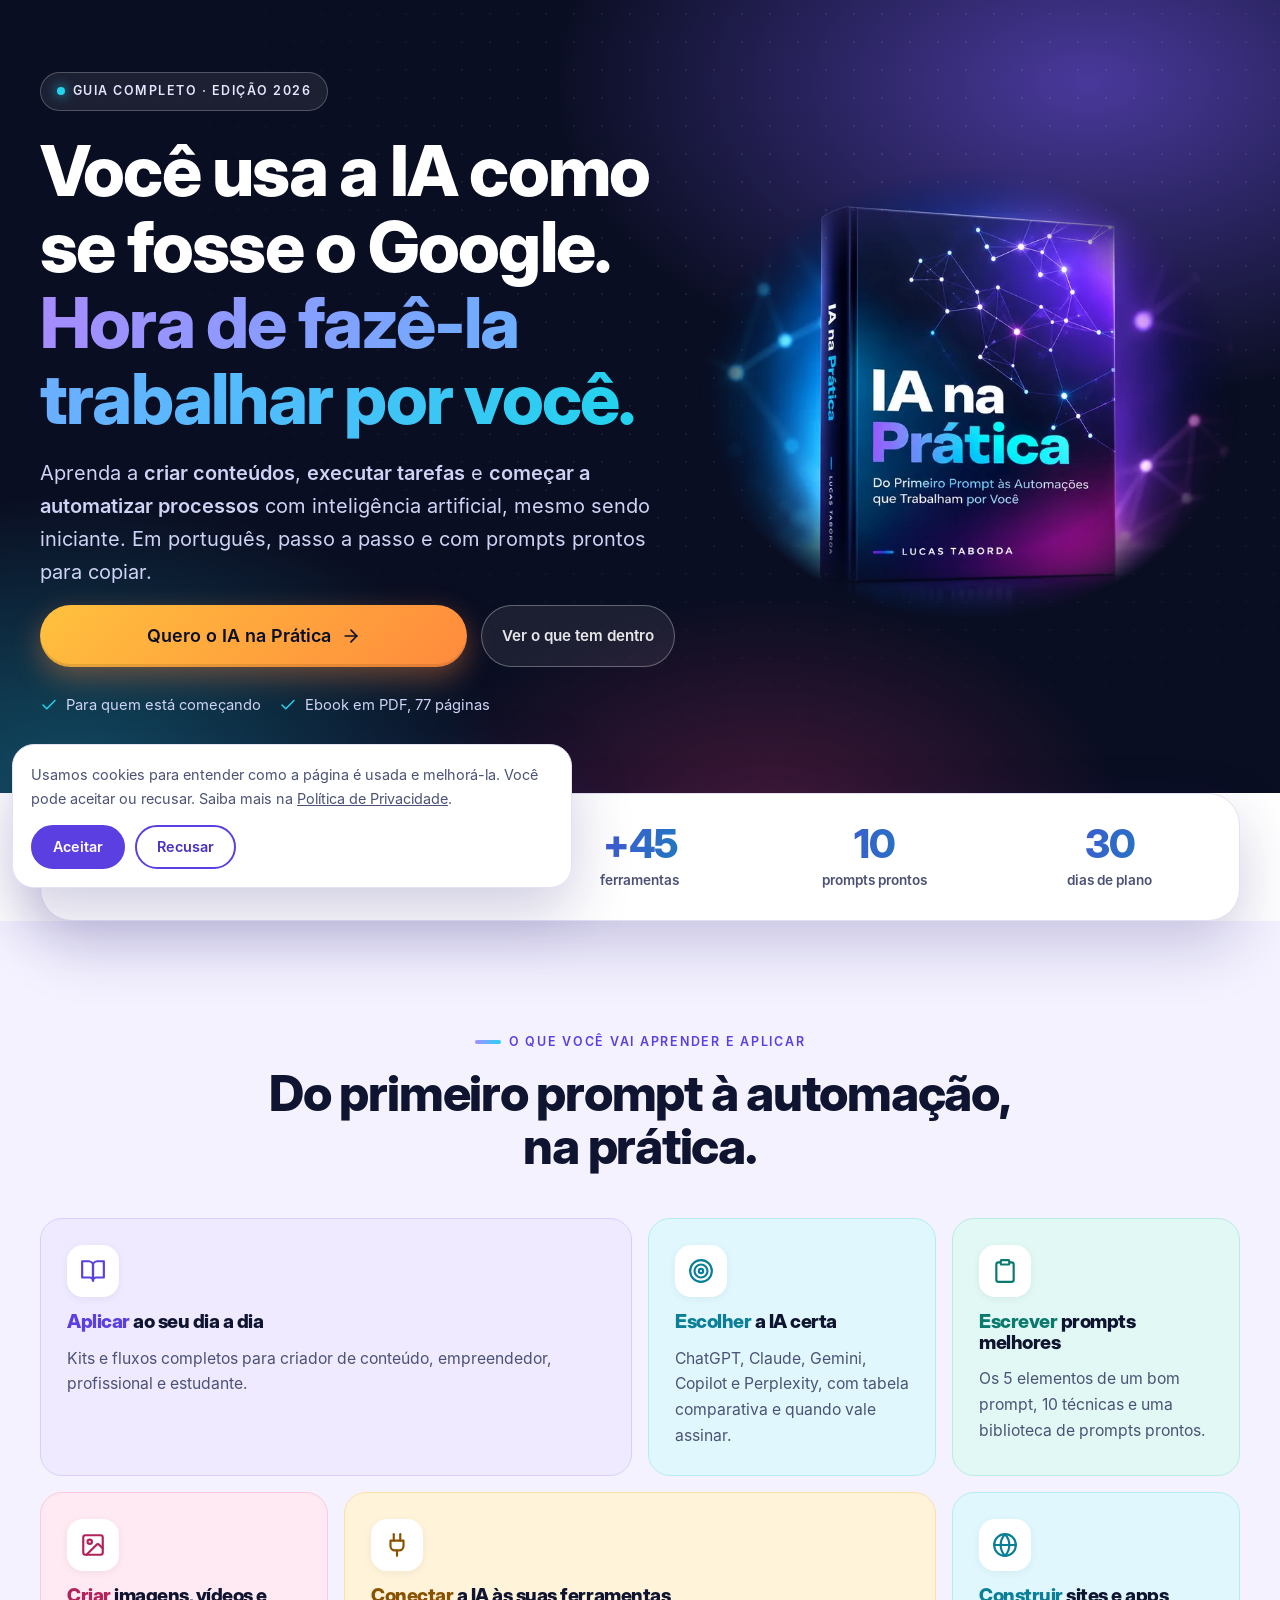
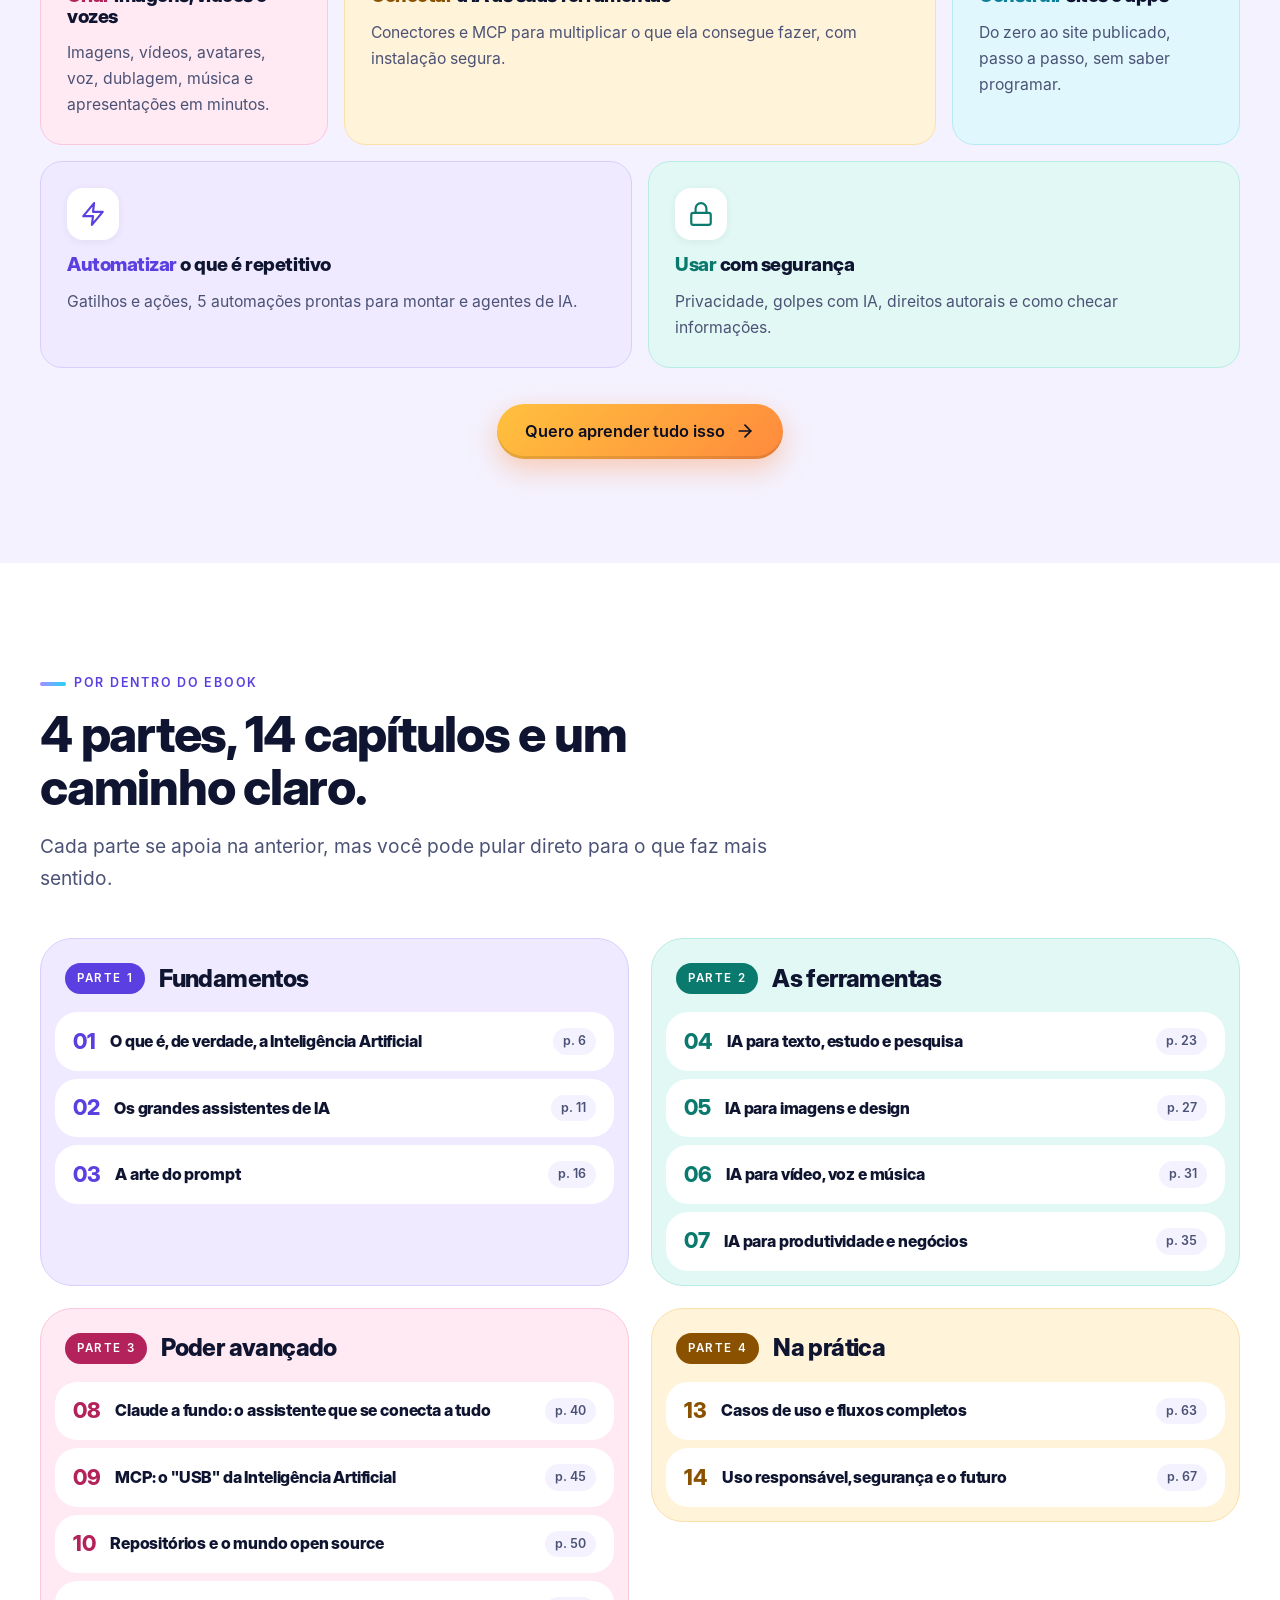
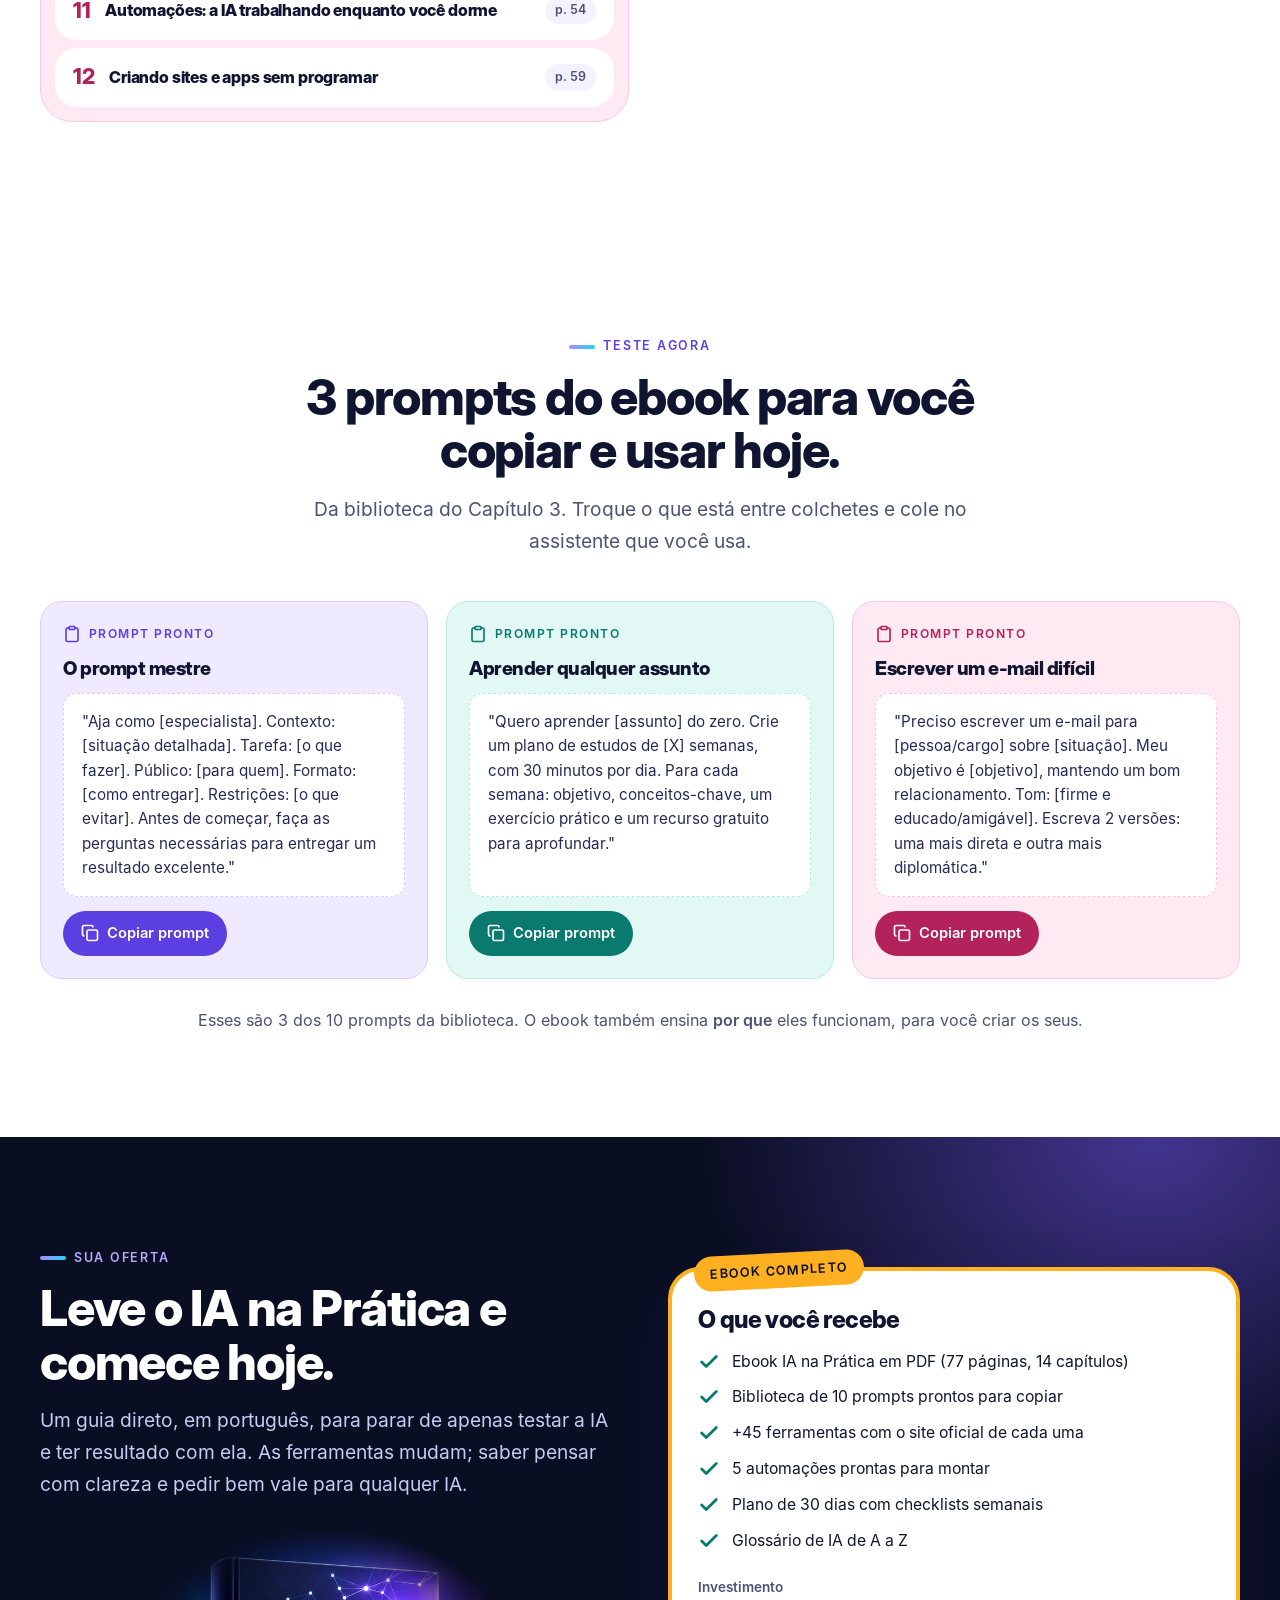
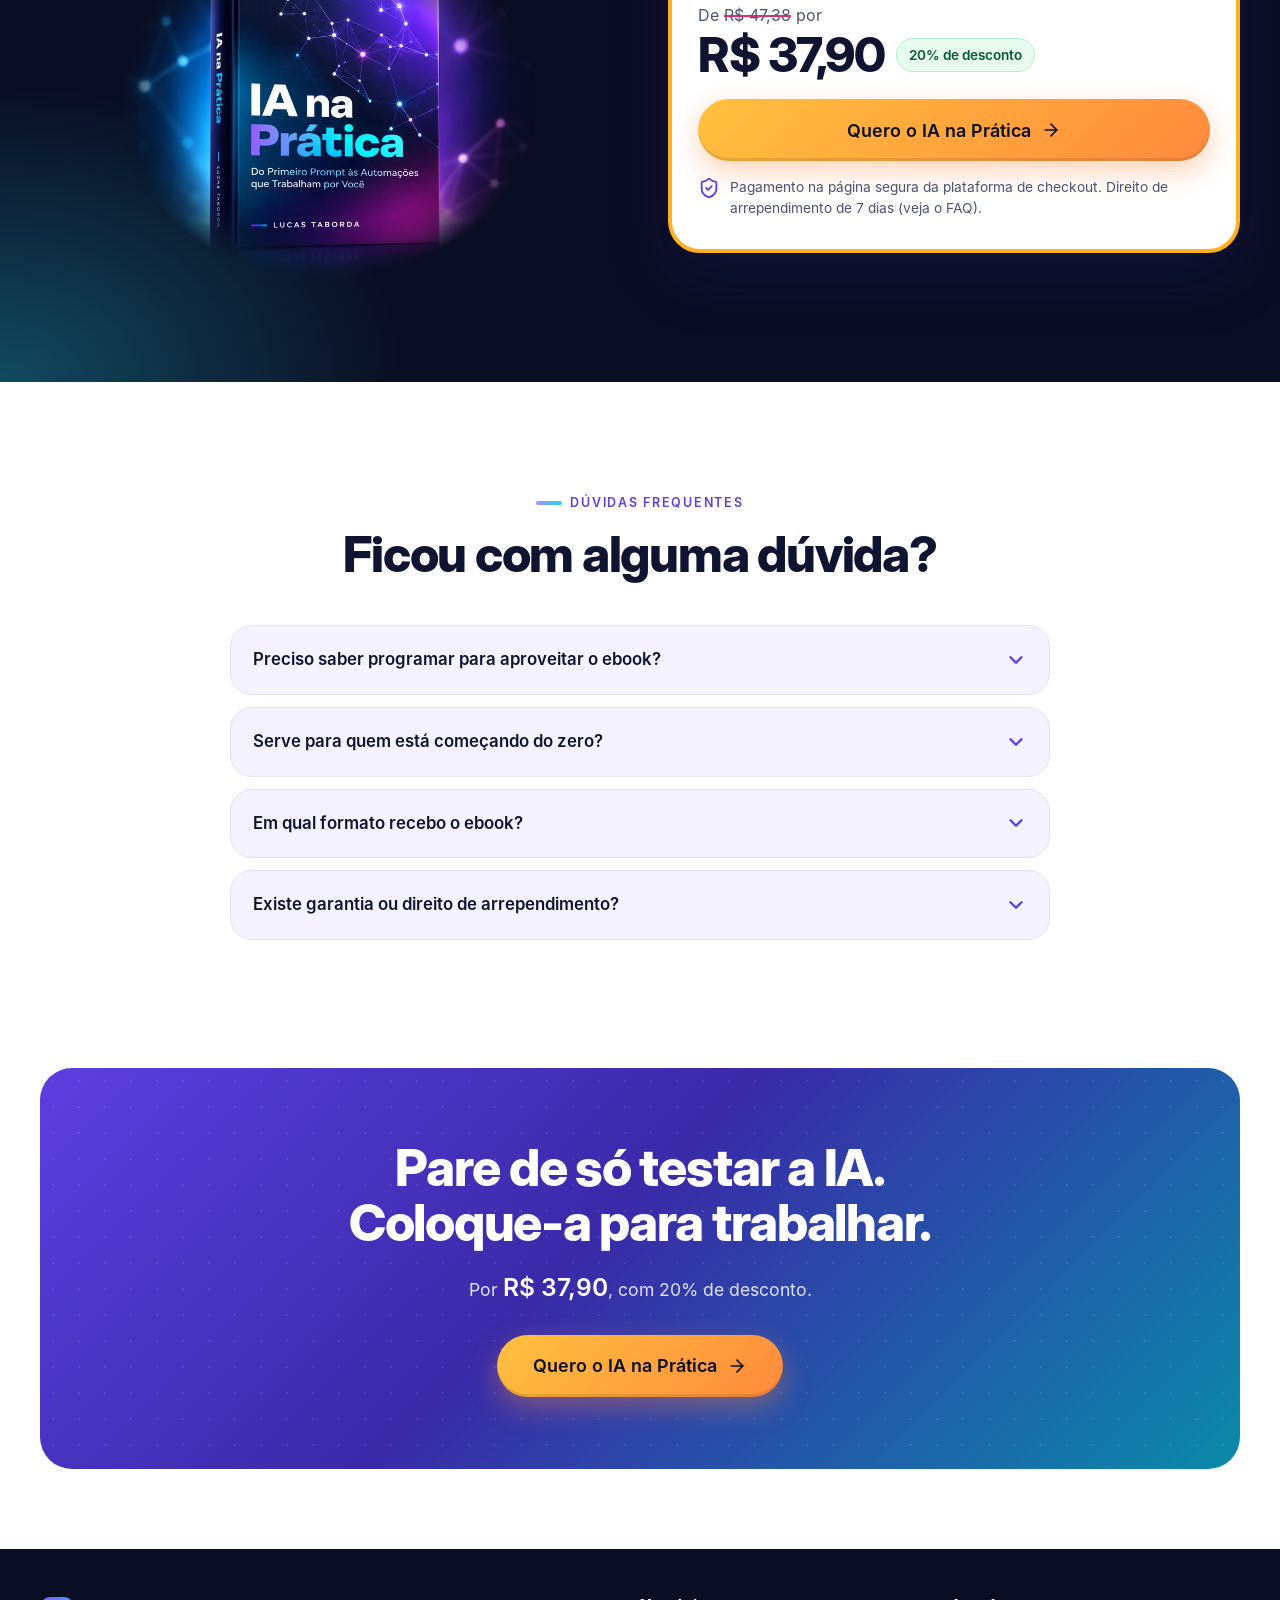
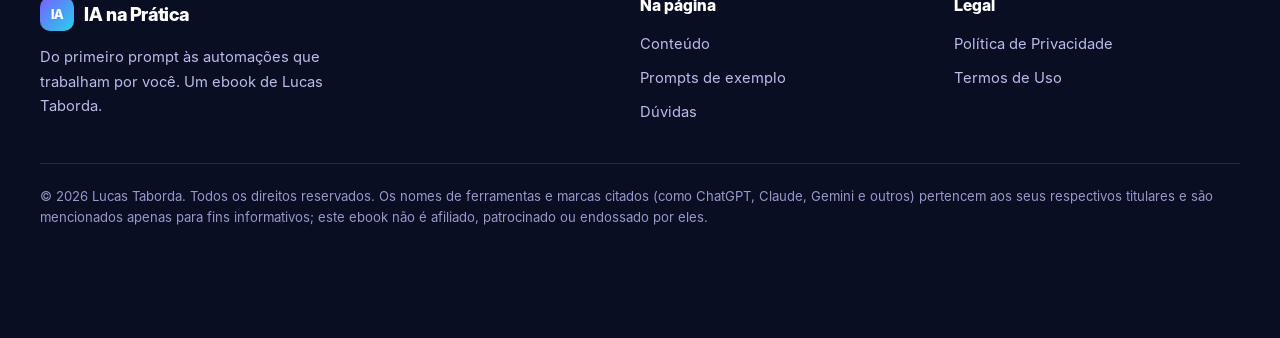
<file: index.html>
<!doctype html>
<html lang="pt-BR">
<head>
  <meta charset="utf-8">
  <meta name="viewport" content="width=device-width, initial-scale=1">
  <title>IA na Prática: ebook do primeiro prompt às automações com IA</title>
  <meta name="description" content="Guia completo de IA com 77 páginas, 14 capítulos, +45 ferramentas, prompts prontos, automações e plano de 30 dias. Por Lucas Taborda.">
  <meta name="author" content="Lucas Taborda">
  <meta name="theme-color" content="#0a0e22">
  <meta name="robots" content="index, follow, max-image-preview:large">
  <link rel="canonical" href="https://SEU-DOMINIO.com.br/">

  <meta property="og:type" content="website">
  <meta property="og:locale" content="pt_BR">
  <meta property="og:site_name" content="IA na Prática">
  <meta property="og:title" content="IA na Prática: do primeiro prompt às automações que trabalham por você">
  <meta property="og:description" content="Guia completo de IA: 14 capítulos, +45 ferramentas, prompts prontos, automações e um plano de 30 dias. Por Lucas Taborda.">
  <meta property="og:url" content="https://SEU-DOMINIO.com.br/">
  <meta property="og:image" content="https://SEU-DOMINIO.com.br/assets/img/og.jpg">
  <meta property="og:image:width" content="1200">
  <meta property="og:image:height" content="630">
  <meta property="og:image:alt" content="Capa do ebook IA na Prática, de Lucas Taborda">
  <meta name="twitter:card" content="summary_large_image">
  <meta name="twitter:title" content="IA na Prática: do primeiro prompt às automações que trabalham por você">
  <meta name="twitter:description" content="Guia completo de IA: 14 capítulos, +45 ferramentas, prompts prontos, automações e plano de 30 dias.">
  <meta name="twitter:image" content="https://SEU-DOMINIO.com.br/assets/img/og.jpg">

  <link rel="icon" href="assets/img/favicon.svg" type="image/svg+xml">
  <link rel="apple-touch-icon" href="assets/img/apple-touch-icon.png">

  <link rel="preload" href="assets/fonts/inter-display-800.woff" as="font" type="font/woff" crossorigin>
  <link rel="preload" href="assets/fonts/inter-400.woff" as="font" type="font/woff" crossorigin>
  <link rel="preload" as="image" type="image/webp" href="assets/img/hero-book-768.webp"
        imagesrcset="assets/img/hero-book-480.webp 480w, assets/img/hero-book-768.webp 768w, assets/img/hero-book-1080.webp 1080w"
        imagesizes="(min-width: 900px) 520px, 92vw" fetchpriority="high">
  <link rel="stylesheet" href="assets/css/styles.css?v=20261022f">
  <script>document.documentElement.className += ' js';</script>

  <script type="application/ld+json">
  {
    "@context": "https://schema.org",
    "@graph": [
      {
        "@type": "Book",
        "@id": "https://SEU-DOMINIO.com.br/#livro",
        "name": "IA na Prática: Do Primeiro Prompt às Automações que Trabalham por Você",
        "author": { "@type": "Person", "name": "Lucas Taborda" },
        "inLanguage": "pt-BR",
        "numberOfPages": 77,
        "bookFormat": "https://schema.org/EBook",
        "datePublished": "2026",
        "image": "https://SEU-DOMINIO.com.br/assets/img/og.jpg",
        "description": "Guia completo de inteligência artificial em 14 capítulos: assistentes, prompts, imagens, vídeo, Claude, MCP, automações, criação de sites sem programar e plano de 30 dias.",
        "offers": { "@type": "Offer", "price": "37.90", "priceCurrency": "BRL", "availability": "https://schema.org/InStock", "url": "https://pay.cakto.com.br/87ne77g_1231084" }
      },
      {
        "@type": "FAQPage",
        "mainEntity": [
          { "@type": "Question", "name": "Preciso saber programar para aproveitar o ebook?", "acceptedAnswer": { "@type": "Answer", "text": "Não. O ebook foi escrito em camadas: a Trilha Iniciante começa do zero, sem jargão, e até o capítulo sobre criar sites e aplicativos mostra como fazer isso sem programar." } },
          { "@type": "Question", "name": "O ebook serve para quem está começando do zero?", "acceptedAnswer": { "@type": "Answer", "text": "Sim. A Parte 1 explica como a IA funciona, apresenta os principais assistentes e ensina a escrever bons prompts. Quem já usa IA pode seguir a Trilha Avançada e ir direto para conexões, MCP e automações." } },
          { "@type": "Question", "name": "Em qual formato recebo o ebook?", "acceptedAnswer": { "@type": "Answer", "text": "O ebook é um arquivo PDF, que você lê no celular, tablet ou computador. A liberação do acesso é feita pela plataforma de pagamento após a compra." } },
          { "@type": "Question", "name": "Existe garantia ou direito de arrependimento?", "acceptedAnswer": { "@type": "Answer", "text": "Compras feitas pela internet no Brasil contam com o direito de arrependimento de 7 dias previsto no Código de Defesa do Consumidor (art. 49). Confira as condições na página de pagamento." } }
        ]
      }
    ]
  }
  </script>
  <!-- Meta Pixel Code -->
  <script>
    !function(f,b,e,v,n,t,s)
    {if(f.fbq)return;n=f.fbq=function(){n.callMethod?
    n.callMethod.apply(n,arguments):n.queue.push(arguments)};
    if(!f._fbq)f._fbq=n;n.push=n;n.loaded=!0;n.version='2.0';
    n.queue=[];t=b.createElement(e);t.async=!0;
    t.src=v;s=b.getElementsByTagName(e)[0];
    s.parentNode.insertBefore(t,s)}(window, document,'script',
    'https://connect.facebook.net/en_US/fbevents.js');
    fbq('init', '1641621147670473');
    fbq('track', 'PageView');
  </script>
  <noscript>
    <img height="1" width="1" style="display:none"
      src="https://www.facebook.com/tr?id=1641621147670473&ev=PageView&noscript=1"
      alt="" />
  </noscript>
  <!-- End Meta Pixel Code -->
</head>
<body>
  <a class="skip" href="#conteudo-principal">Pular para o conteúdo</a>

  <!-- Sprite de ícones (estilo Lucide) -->
  <svg width="0" height="0" style="position:absolute" aria-hidden="true" focusable="false">
    <symbol id="i-check" viewBox="0 0 24 24"><path d="M20 6 9 17l-5-5"/></symbol>
    <symbol id="i-arrow" viewBox="0 0 24 24"><path d="M5 12h14"/><path d="m12 5 7 7-7 7"/></symbol>
    <symbol id="i-chev" viewBox="0 0 24 24"><path d="m6 9 6 6 6-6"/></symbol>
    <symbol id="i-copy" viewBox="0 0 24 24"><rect width="14" height="14" x="8" y="8" rx="2"/><path d="M4 16c-1.1 0-2-.9-2-2V4c0-1.1.9-2 2-2h10c1.1 0 2 .9 2 2"/></symbol>
    <symbol id="i-book" viewBox="0 0 24 24"><path d="M2 3h6a4 4 0 0 1 4 4v14a3 3 0 0 0-3-3H2z"/><path d="M22 3h-6a4 4 0 0 0-4 4v14a3 3 0 0 1 3-3h7z"/></symbol>
    <symbol id="i-shield" viewBox="0 0 24 24"><path d="M20 13c0 5-3.5 7.5-7.66 8.95a1 1 0 0 1-.67-.01C7.5 20.5 4 18 4 13V6a1 1 0 0 1 1-1c2 0 4.5-1.2 6.24-2.72a1.17 1.17 0 0 1 1.52 0C14.51 3.81 17 5 19 5a1 1 0 0 1 1 1z"/><path d="m9 12 2 2 4-4"/></symbol>
    <symbol id="i-clip" viewBox="0 0 24 24"><rect width="8" height="4" x="8" y="2" rx="1"/><path d="M16 4h2a2 2 0 0 1 2 2v14a2 2 0 0 1-2 2H6a2 2 0 0 1-2-2V6a2 2 0 0 1 2-2h2"/></symbol>
    <symbol id="i-image" viewBox="0 0 24 24"><rect width="18" height="18" x="3" y="3" rx="2"/><circle cx="9" cy="9" r="2"/><path d="m21 15-3.086-3.086a2 2 0 0 0-2.828 0L6 21"/></symbol>
    <symbol id="i-globe" viewBox="0 0 24 24"><circle cx="12" cy="12" r="10"/><path d="M12 2a14.5 14.5 0 0 0 0 20 14.5 14.5 0 0 0 0-20"/><path d="M2 12h20"/></symbol>
    <symbol id="i-plug" viewBox="0 0 24 24"><path d="M12 22v-5"/><path d="M9 8V2"/><path d="M15 8V2"/><path d="M18 8v5a4 4 0 0 1-4 4h-4a4 4 0 0 1-4-4V8z"/></symbol>
    <symbol id="i-lock" viewBox="0 0 24 24"><rect width="18" height="11" x="3" y="11" rx="2"/><path d="M7 11V7a5 5 0 0 1 10 0v4"/></symbol>
    <symbol id="i-search" viewBox="0 0 24 24"><circle cx="11" cy="11" r="8"/><path d="m21 21-4.3-4.3"/></symbol>
    <symbol id="i-wand" viewBox="0 0 24 24"><path d="m21.64 3.64-1.28-1.28a1.21 1.21 0 0 0-1.72 0L2.36 18.64a1.21 1.21 0 0 0 0 1.72l1.28 1.28a1.2 1.2 0 0 0 1.72 0L21.64 5.36a1.2 1.2 0 0 0 0-1.72"/><path d="m14 7 3 3"/><path d="M5 6v4"/><path d="M19 14v4"/><path d="M10 2v2"/><path d="M7 8H3"/><path d="M21 16h-4"/><path d="M11 3H9"/></symbol>
    <symbol id="i-cal" viewBox="0 0 24 24"><path d="M8 2v4"/><path d="M16 2v4"/><rect width="18" height="18" x="3" y="4" rx="2"/><path d="M3 10h18"/></symbol>
    <symbol id="i-zap" viewBox="0 0 24 24"><path d="M13 2 3 14h9l-1 8 10-12h-9z"/></symbol>
    <symbol id="i-msg" viewBox="0 0 24 24"><path d="M21 15a2 2 0 0 1-2 2H7l-4 4V5a2 2 0 0 1 2-2h14a2 2 0 0 1 2 2z"/></symbol>
    <symbol id="i-target" viewBox="0 0 24 24"><circle cx="12" cy="12" r="10"/><circle cx="12" cy="12" r="6"/><circle cx="12" cy="12" r="2"/></symbol>
    <symbol id="i-file" viewBox="0 0 24 24"><path d="M15 2H6a2 2 0 0 0-2 2v16a2 2 0 0 0 2 2h12a2 2 0 0 0 2-2V7z"/><path d="M14 2v4a2 2 0 0 0 2 2h4"/><path d="M10 9H8"/><path d="M16 13H8"/><path d="M16 17H8"/></symbol>
  </svg>


  <main id="conteudo-principal">

    <!-- ============ HERO ============ -->
    <section class="hero" id="topo" aria-labelledby="h1">
      <div class="container hero-grid">
        <div class="hero-copy">
          <span class="pill"><i aria-hidden="true"></i> Guia completo · Edição 2026</span>
          <h1 id="h1">Você usa a IA como se fosse o Google. <span class="grad-text">Hora de fazê-la trabalhar por você.</span></h1>
          <p class="sub">Aprenda a <strong>criar conteúdos</strong>, <strong>executar tarefas</strong> e <strong>começar a automatizar processos</strong> com inteligência artificial, mesmo sendo iniciante. Em português, passo a passo e com prompts prontos para copiar.</p>

          <div class="hero-ctas">
            <a class="btn btn-cta btn-lg" href="#oferta" data-cta data-buy>Quero o IA na Prática <svg aria-hidden="true"><use href="#i-arrow"/></svg></a>
            <a class="btn btn-ghost" href="#conteudo">Ver o que tem dentro</a>
          </div>

          <ul class="hero-points">
            <li><svg aria-hidden="true" viewBox="0 0 24 24"><use href="#i-check"/></svg> Para quem está começando</li>
            <li><svg aria-hidden="true" viewBox="0 0 24 24"><use href="#i-check"/></svg> Ebook em PDF, 77 páginas</li>
          </ul>
        </div>

        <div class="hero-art">
          <img src="assets/img/hero-book-768.webp"
               srcset="assets/img/hero-book-480.webp 480w, assets/img/hero-book-768.webp 768w, assets/img/hero-book-1080.webp 1080w"
               sizes="(min-width: 900px) 520px, 92vw"
               width="1080" height="900" fetchpriority="high"
               alt="Capa do ebook IA na Prática: Do Primeiro Prompt às Automações que Trabalham por Você, de Lucas Taborda">
        </div>
      </div>
    </section>

    <!-- ============ NÚMEROS ============ -->
    <section class="stats" aria-label="O ebook em números">
      <div class="container">
        <div class="stats-card">
          <div class="stat"><b>77</b><span>páginas</span></div>
          <div class="stat"><b>14</b><span>capítulos</span></div>
          <div class="stat"><b>+45</b><span>ferramentas</span></div>
          <div class="stat"><b>10</b><span>prompts prontos</span></div>
          <div class="stat"><b>30</b><span>dias de plano</span></div>
        </div>
      </div>
    </section>

    <!-- ============ FERRAMENTAS ============ -->

    <!-- ============ PROBLEMA ============ -->

    <!-- ============ BENEFÍCIOS ============ -->
    <section class="section benefits" id="beneficios" aria-labelledby="h-benef">
      <div class="container">
        <div class="section-head center reveal">
          <span class="eyebrow">O que você vai aprender e aplicar</span>
          <h2 class="h2" id="h-benef">Do primeiro prompt à automação, na prática.</h2>
        </div>

        <div class="bento">
          <article class="b-card reveal wide" data-c="violet">
            <span class="ico"><svg aria-hidden="true" viewBox="0 0 24 24"><use href="#i-book"/></svg></span>
            <h3><em>Aplicar</em> ao seu dia a dia</h3>
            <p>Kits e fluxos completos para criador de conteúdo, empreendedor, profissional e estudante.</p>
          </article>
          <article class="b-card reveal" data-c="cyan" style="--d:.05s">
            <span class="ico"><svg aria-hidden="true" viewBox="0 0 24 24"><use href="#i-target"/></svg></span>
            <h3><em>Escolher</em> a IA certa</h3>
            <p>ChatGPT, Claude, Gemini, Copilot e Perplexity, com tabela comparativa e quando vale assinar.</p>
          </article>
          <article class="b-card reveal" data-c="teal" style="--d:.1s">
            <span class="ico"><svg aria-hidden="true" viewBox="0 0 24 24"><use href="#i-clip"/></svg></span>
            <h3><em>Escrever</em> prompts melhores</h3>
            <p>Os 5 elementos de um bom prompt, 10 técnicas e uma biblioteca de prompts prontos.</p>
          </article>
          <article class="b-card reveal" data-c="pink">
            <span class="ico"><svg aria-hidden="true" viewBox="0 0 24 24"><use href="#i-image"/></svg></span>
            <h3><em>Criar</em> imagens, vídeos e vozes</h3>
            <p>Imagens, vídeos, avatares, voz, dublagem, música e apresentações em minutos.</p>
          </article>
          <article class="b-card reveal wide" data-c="amber" style="--d:.05s">
            <span class="ico"><svg aria-hidden="true" viewBox="0 0 24 24"><use href="#i-plug"/></svg></span>
            <h3><em>Conectar</em> a IA às suas ferramentas</h3>
            <p>Conectores e MCP para multiplicar o que ela consegue fazer, com instalação segura.</p>
          </article>
          <article class="b-card reveal" data-c="cyan">
            <span class="ico"><svg aria-hidden="true" viewBox="0 0 24 24"><use href="#i-globe"/></svg></span>
            <h3><em>Construir</em> sites e apps</h3>
            <p>Do zero ao site publicado, passo a passo, sem saber programar.</p>
          </article>
          <article class="b-card reveal wide" data-c="violet" style="--d:.1s">
            <span class="ico"><svg aria-hidden="true" viewBox="0 0 24 24"><use href="#i-zap"/></svg></span>
            <h3><em>Automatizar</em> o que é repetitivo</h3>
            <p>Gatilhos e ações, 5 automações prontas para montar e agentes de IA.</p>
          </article>
          <article class="b-card reveal wide" data-c="teal" style="--d:.05s">
            <span class="ico"><svg aria-hidden="true" viewBox="0 0 24 24"><use href="#i-lock"/></svg></span>
            <h3><em>Usar</em> com segurança</h3>
            <p>Privacidade, golpes com IA, direitos autorais e como checar informações.</p>
          </article>
        </div>

        <p style="text-align:center;margin-top:36px"><a class="btn btn-cta" href="#oferta" data-cta>Quero aprender tudo isso <svg aria-hidden="true"><use href="#i-arrow"/></svg></a></p>
      </div>
    </section>

    <!-- ============ CONTEÚDO ============ -->
    <section class="section" id="conteudo" aria-labelledby="h-cont">
      <div class="container">
        <div class="section-head reveal">
          <span class="eyebrow">Por dentro do ebook</span>
          <h2 class="h2" id="h-cont">4 partes, 14 capítulos e um caminho claro.</h2>
          <p class="lead">Cada parte se apoia na anterior, mas você pode pular direto para o que faz mais sentido.</p>
        </div>

        <div class="parts">
          <article class="part reveal" data-c="violet">
            <header class="part-head"><span class="part-tag">Parte 1</span><h3>Fundamentos</h3></header>
            <div class="chapters">
              <div class="chapter"><span class="n">01</span><h4>O que é, de verdade, a Inteligência Artificial</h4><span class="pg">p. 6</span><p>IA, Machine Learning e IA Generativa, como o modelo "pensa" e onde ela erra.</p></div>
              <div class="chapter"><span class="n">02</span><h4>Os grandes assistentes de IA</h4><span class="pg">p. 11</span><p>ChatGPT, Claude, Gemini, Copilot e Perplexity, com tabela comparativa e quando vale assinar.</p></div>
              <div class="chapter"><span class="n">03</span><h4>A arte do prompt</h4><span class="pg">p. 16</span><p>Os 5 elementos de um bom prompt, 10 técnicas e uma biblioteca de prompts prontos.</p></div>
            </div>
          </article>

          <article class="part reveal" data-c="teal" style="--d:.06s">
            <header class="part-head"><span class="part-tag">Parte 2</span><h3>As ferramentas</h3></header>
            <div class="chapters">
              <div class="chapter"><span class="n">04</span><h4>IA para texto, estudo e pesquisa</h4><span class="pg">p. 23</span><p>Pesquisa com fontes, NotebookLM, escrita, revisão, resumo e tradução.</p></div>
              <div class="chapter"><span class="n">05</span><h4>IA para imagens e design</h4><span class="pg">p. 27</span><p>Principais geradores de imagem e como escrever prompts visuais.</p></div>
              <div class="chapter"><span class="n">06</span><h4>IA para vídeo, voz e música</h4><span class="pg">p. 31</span><p>Geração de vídeo, avatares, voz e dublagem, música e cortes automáticos.</p></div>
              <div class="chapter"><span class="n">07</span><h4>IA para produtividade e negócios</h4><span class="pg">p. 35</span><p>Apresentações em minutos, reuniões resumidas, atendimento, vendas e marketing.</p></div>
            </div>
          </article>

          <article class="part reveal" data-c="pink">
            <header class="part-head"><span class="part-tag">Parte 3</span><h3>Poder avançado</h3></header>
            <div class="chapters">
              <div class="chapter"><span class="n">08</span><h4>Claude a fundo: o assistente que se conecta a tudo</h4><span class="pg">p. 40</span><p>Projetos, Artifacts, Skills, conectores e Claude Code.</p></div>
              <div class="chapter"><span class="n">09</span><h4>MCP: o "USB" da Inteligência Artificial</h4><span class="pg">p. 45</span><p>Como funciona, exemplos práticos e como instalar com segurança.</p></div>
              <div class="chapter"><span class="n">10</span><h4>Repositórios e o mundo open source</h4><span class="pg">p. 50</span><p>GitHub, Hugging Face e como rodar IA no seu próprio computador.</p></div>
              <div class="chapter"><span class="n">11</span><h4>Automações: a IA trabalhando enquanto você dorme</h4><span class="pg">p. 54</span><p>Gatilhos e ações, 5 automações prontas para montar e agentes de IA.</p></div>
              <div class="chapter"><span class="n">12</span><h4>Criando sites e apps sem programar</h4><span class="pg">p. 59</span><p>Plataformas de "vibe coding" e do zero ao site publicado, passo a passo.</p></div>
            </div>
          </article>

          <div class="stack">
          <article class="part reveal" data-c="amber" style="--d:.06s">
            <header class="part-head"><span class="part-tag">Parte 4</span><h3>Na prática</h3></header>
            <div class="chapters">
              <div class="chapter"><span class="n">13</span><h4>Casos de uso e fluxos completos</h4><span class="pg">p. 63</span><p>Kits de IA para criador de conteúdo, empreendedor, profissional e estudante.</p></div>
              <div class="chapter"><span class="n">14</span><h4>Uso responsável, segurança e o futuro</h4><span class="pg">p. 67</span><p>Privacidade, golpes com IA, direitos autorais e como checar informações.</p></div>
            </div>
          </article>
          </div>
        </div>
      </div>
    </section>

    <!-- ============ POR DENTRO (páginas reais) ============ -->

    <!-- ============ PROMPTS REAIS ============ -->
    <section class="section prompts" id="prompts" aria-labelledby="h-prompts">
      <div class="container">
        <div class="section-head center reveal">
          <span class="eyebrow">Teste agora</span>
          <h2 class="h2" id="h-prompts">3 prompts do ebook para você copiar e usar hoje.</h2>
          <p class="lead">Da biblioteca do Capítulo 3. Troque o que está entre colchetes e cole no assistente que você usa.</p>
        </div>

        <div class="prompt-grid">
          <article class="prompt reveal" data-c="violet">
            <span class="tag"><svg aria-hidden="true" viewBox="0 0 24 24"><use href="#i-clip"/></svg> Prompt pronto</span>
            <h3>O prompt mestre</h3>
            <blockquote id="p1">"Aja como [especialista]. Contexto: [situação detalhada]. Tarefa: [o que fazer]. Público: [para quem]. Formato: [como entregar]. Restrições: [o que evitar]. Antes de começar, faça as perguntas necessárias para entregar um resultado excelente."</blockquote>
            <button type="button" class="copy" data-copy="p1"><svg aria-hidden="true" viewBox="0 0 24 24"><use href="#i-copy"/></svg><span>Copiar prompt</span></button>
          </article>
          <article class="prompt reveal" data-c="teal" style="--d:.08s">
            <span class="tag"><svg aria-hidden="true" viewBox="0 0 24 24"><use href="#i-clip"/></svg> Prompt pronto</span>
            <h3>Aprender qualquer assunto</h3>
            <blockquote id="p2">"Quero aprender [assunto] do zero. Crie um plano de estudos de [X] semanas, com 30 minutos por dia. Para cada semana: objetivo, conceitos-chave, um exercício prático e um recurso gratuito para aprofundar."</blockquote>
            <button type="button" class="copy" data-copy="p2"><svg aria-hidden="true" viewBox="0 0 24 24"><use href="#i-copy"/></svg><span>Copiar prompt</span></button>
          </article>
          <article class="prompt reveal" data-c="pink" style="--d:.16s">
            <span class="tag"><svg aria-hidden="true" viewBox="0 0 24 24"><use href="#i-clip"/></svg> Prompt pronto</span>
            <h3>Escrever um e-mail difícil</h3>
            <blockquote id="p3">"Preciso escrever um e-mail para [pessoa/cargo] sobre [situação]. Meu objetivo é [objetivo], mantendo um bom relacionamento. Tom: [firme e educado/amigável]. Escreva 2 versões: uma mais direta e outra mais diplomática."</blockquote>
            <button type="button" class="copy" data-copy="p3"><svg aria-hidden="true" viewBox="0 0 24 24"><use href="#i-copy"/></svg><span>Copiar prompt</span></button>
          </article>
        </div>
        <p class="prompts-foot reveal">Esses são 3 dos 10 prompts da biblioteca. O ebook também ensina <strong>por que</strong> eles funcionam, para você criar os seus.</p>
      </div>
    </section>

    <!-- ============ PARA QUEM ============ -->

    <!-- ============ PLANO 30 DIAS ============ -->

    <!-- ============ OFERTA ============ -->
    <section class="section offer" id="oferta" aria-labelledby="h-oferta">
      <div class="container offer-grid">
        <div>
          <span class="eyebrow" style="color:#b9a8ff">Sua oferta</span>
          <h2 class="h2" id="h-oferta">Leve o IA na Prática e comece hoje.</h2>
          <p class="lead" style="margin-top:16px">Um guia direto, em português, para parar de apenas testar a IA e ter resultado com ela. As ferramentas mudam; saber pensar com clareza e pedir bem vale para qualquer IA.</p>
          <div class="offer-art" style="margin-top:28px">
            <img src="assets/img/hero-book-480.webp" srcset="assets/img/hero-book-480.webp 480w, assets/img/hero-book-768.webp 768w" sizes="(min-width: 900px) 420px, 90vw" width="480" height="400" loading="lazy" alt="Capa do ebook IA na Prática em 3D">
          </div>
        </div>

        <div class="offer-card reveal">
          <span class="ribbon">Ebook completo</span>
          <h3>O que você recebe</h3>
          <ul class="includes">
            <li><svg aria-hidden="true" viewBox="0 0 24 24"><use href="#i-check"/></svg> Ebook IA na Prática em PDF (77 páginas, 14 capítulos)</li>
            <li><svg aria-hidden="true" viewBox="0 0 24 24"><use href="#i-check"/></svg> Biblioteca de 10 prompts prontos para copiar</li>
            <li><svg aria-hidden="true" viewBox="0 0 24 24"><use href="#i-check"/></svg> +45 ferramentas com o site oficial de cada uma</li>
            <li><svg aria-hidden="true" viewBox="0 0 24 24"><use href="#i-check"/></svg> 5 automações prontas para montar</li>
            <li><svg aria-hidden="true" viewBox="0 0 24 24"><use href="#i-check"/></svg> Plano de 30 dias com checklists semanais</li>
            <li><svg aria-hidden="true" viewBox="0 0 24 24"><use href="#i-check"/></svg> Glossário de IA de A a Z</li>
          </ul>

          <div class="price on" id="price"><small id="price-label">Investimento</small><span class="old">De <s data-price-old>R$ 47,38</s> por</span><div class="now"><span data-price>R$ 37,90</span><em data-discount>20% de desconto</em></div></div>

          <a class="btn btn-cta btn-lg" id="buy" href="#oferta" data-cta data-buy>Quero o IA na Prática <svg aria-hidden="true"><use href="#i-arrow"/></svg></a>

          <p class="secure"><svg aria-hidden="true" viewBox="0 0 24 24"><use href="#i-shield"/></svg><span>Pagamento na página segura da plataforma de checkout. Direito de arrependimento de 7 dias (veja o FAQ).</span></p>
        </div>
      </div>
    </section>

    <!-- ============ FAQ ============ -->
    <section class="section faq" id="faq" aria-labelledby="h-faq">
      <div class="container">
        <div class="section-head center reveal">
          <span class="eyebrow">Dúvidas frequentes</span>
          <h2 class="h2" id="h-faq">Ficou com alguma dúvida?</h2>
        </div>
        <div class="faq-list">
          <details class="reveal"><summary>Preciso saber programar para aproveitar o ebook? <svg aria-hidden="true" viewBox="0 0 24 24"><use href="#i-chev"/></svg></summary>
            <p class="ans">Não. O ebook foi escrito em camadas: a Trilha Iniciante começa do zero, sem jargão. Até o capítulo sobre criar sites e aplicativos mostra como fazer isso sem programar.</p></details>
          <details class="reveal"><summary>Serve para quem está começando do zero? <svg aria-hidden="true" viewBox="0 0 24 24"><use href="#i-chev"/></svg></summary>
            <p class="ans">Sim. A Parte 1 explica como a IA funciona, apresenta os principais assistentes e ensina a escrever bons prompts. Quem já usa IA pode seguir a Trilha Avançada e ir direto para conexões, MCP e automações.</p></details>
          <details class="reveal"><summary>Em qual formato recebo o ebook? <svg aria-hidden="true" viewBox="0 0 24 24"><use href="#i-chev"/></svg></summary>
            <p class="ans">Em PDF, que você lê no celular, tablet ou computador. A liberação do acesso é feita pela plataforma de pagamento após a compra.</p></details>
          <details class="reveal"><summary>Existe garantia ou direito de arrependimento? <svg aria-hidden="true" viewBox="0 0 24 24"><use href="#i-chev"/></svg></summary>
            <p class="ans">Compras feitas pela internet no Brasil contam com o direito de arrependimento de 7 dias previsto no Código de Defesa do Consumidor (art. 49). Confira as condições na página de pagamento.</p></details>
        </div>
      </div>
    </section>

    <!-- ============ CTA FINAL ============ -->
    <section class="final" aria-labelledby="h-final">
      <div class="container">
        <div class="final-card reveal">
          <h2 id="h-final">Pare de só testar a IA. Coloque-a para trabalhar.</h2>
          <p>Por <strong data-price>R$ 37,90</strong>, com <span data-discount>20% de desconto</span>.</p>
          <a class="btn btn-cta btn-lg" href="#oferta" data-cta>Quero o IA na Prática <svg aria-hidden="true"><use href="#i-arrow"/></svg></a>
        </div>
      </div>
    </section>
  </main>

  <footer class="footer">
    <div class="container">
      <div class="cols">
        <div>
          <a class="logo" href="#topo"><span class="logo-mark" aria-hidden="true">IA</span> IA na Prática</a>
          <p style="margin-top:14px;max-width:38ch">Do primeiro prompt às automações que trabalham por você. Um ebook de Lucas Taborda.</p>
        </div>
        <nav aria-label="Navegação do rodapé">
          <h4>Na página</h4>
          <ul>
            <li><a href="#conteudo">Conteúdo</a></li>
            <li><a href="#prompts">Prompts de exemplo</a></li>
            <li><a href="#faq">Dúvidas</a></li>
          </ul>
        </nav>
        <nav aria-label="Documentos legais">
          <h4>Legal</h4>
          <ul>
            <li><a href="politica-de-privacidade/">Política de Privacidade</a></li>
            <li><a href="termos-de-uso/">Termos de Uso</a></li>
          </ul>
        </nav>
      </div>
      <p class="legal">© 2026 Lucas Taborda. Todos os direitos reservados. Os nomes de ferramentas e marcas citados (como ChatGPT, Claude, Gemini e outros) pertencem aos seus respectivos titulares e são mencionados apenas para fins informativos; este ebook não é afiliado, patrocinado ou endossado por eles.</p>
    </div>
  </footer>

  <div class="sticky-cta" id="sticky" aria-hidden="true">
    <div class="t">IA na Prática <small>Ebook em PDF · 77 páginas</small></div>
    <a class="btn btn-cta" href="#oferta" data-cta tabindex="-1">Quero o ebook</a>
  </div>

  <div class="cookie" id="cookie" role="dialog" aria-label="Aviso de cookies" aria-live="polite">
    <p>Usamos cookies para entender como a página é usada e melhorá-la. Você pode aceitar ou recusar. Saiba mais na <a href="politica-de-privacidade/">Política de Privacidade</a>.</p>
    <div class="row"><button type="button" id="cookie-ok">Aceitar</button><button type="button" id="cookie-no" class="alt">Recusar</button></div>
  </div>

  <script src="assets/js/config.js?v=20261022f"></script>
  <script src="assets/js/main.js?v=20261022f" defer></script>
</body>
</html>
</file>
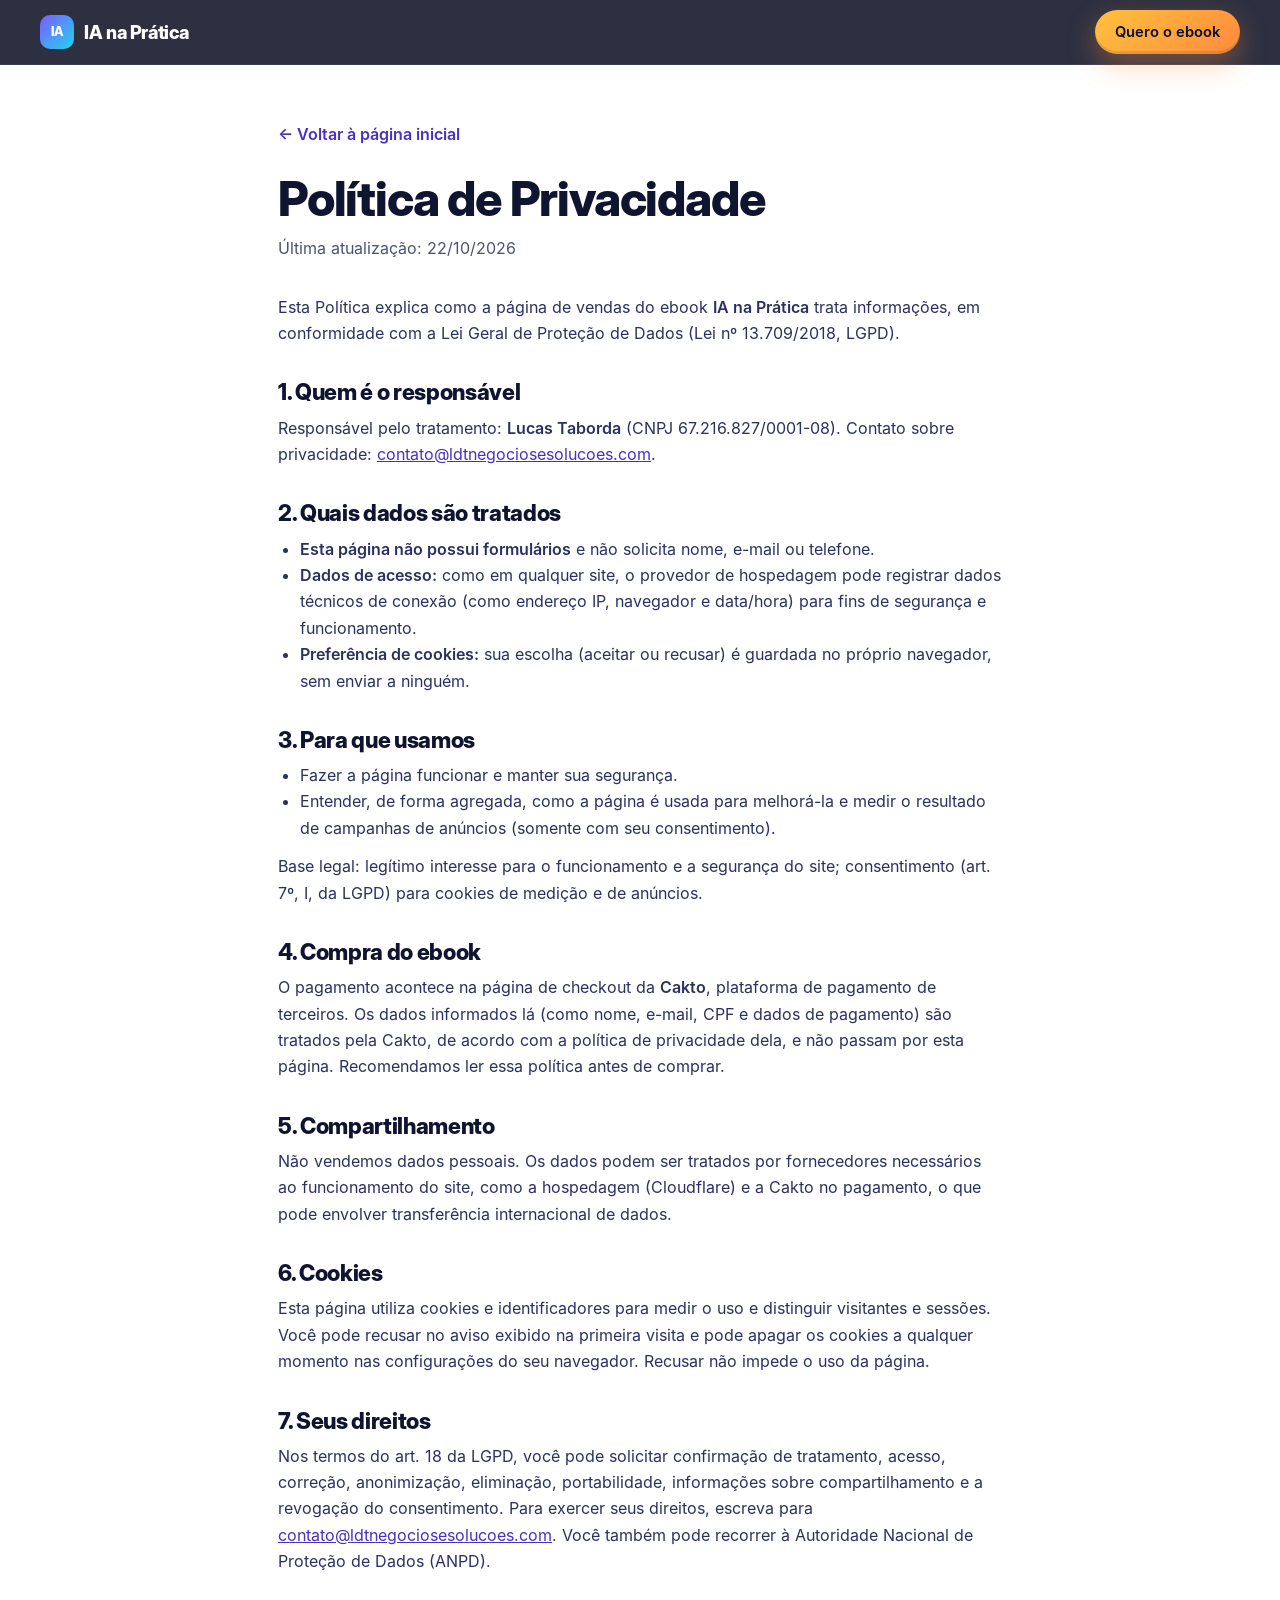
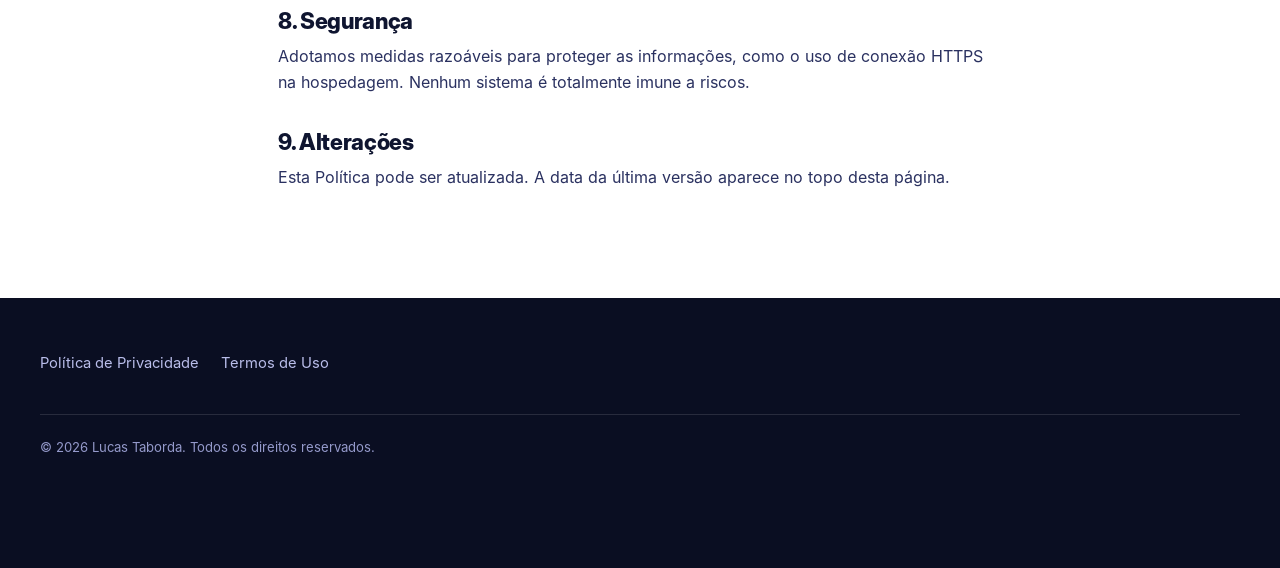
<file: politica-de-privacidade/index.html>
<!doctype html>
<html lang="pt-BR">
<head>
  <meta charset="utf-8">
  <meta name="viewport" content="width=device-width, initial-scale=1">
  <title>Política de Privacidade | IA na Prática</title>
  <meta name="description" content="Como a página do ebook IA na Prática trata dados pessoais, cookies e seus direitos conforme a LGPD.">
  <meta name="robots" content="index, follow">
  <meta name="theme-color" content="#0a0e22">
  <link rel="canonical" href="https://ia-napratica.ltabordaferrei.workers.dev/politica-de-privacidade/">
  <link rel="icon" href="../assets/img/favicon.svg" type="image/svg+xml">
  <link rel="preload" href="../assets/fonts/inter-400.woff" as="font" type="font/woff" crossorigin>
  <link rel="stylesheet" href="../assets/css/styles.css">
</head>
<body>
  <header class="header"><div class="container">
    <a class="logo" href="../" aria-label="IA na Prática, voltar à página inicial"><span class="logo-mark" aria-hidden="true">IA</span> IA na Prática</a>
    <a class="btn btn-cta" href="../#oferta">Quero o ebook</a>
  </div></header>
  <main class="doc">
    <a class="back" href="../">&larr; Voltar à página inicial</a>

    <h1>Política de Privacidade</h1>
    <p class="meta">Última atualização: 22/10/2026</p>

    <p>Esta Política explica como a página de vendas do ebook <strong>IA na Prática</strong> trata informações, em conformidade com a Lei Geral de Proteção de Dados (Lei nº 13.709/2018, LGPD).</p>

    <h2>1. Quem é o responsável</h2>
    <p>Responsável pelo tratamento: <strong>Lucas Taborda</strong> (CNPJ 67.216.827/0001-08). Contato sobre privacidade: <a href="mailto:contato@ldtnegociosesolucoes.com">contato@ldtnegociosesolucoes.com</a>.</p>

    <h2>2. Quais dados são tratados</h2>
    <ul>
      <li><strong>Esta página não possui formulários</strong> e não solicita nome, e-mail ou telefone.</li>
      <li><strong>Dados de acesso:</strong> como em qualquer site, o provedor de hospedagem pode registrar dados técnicos de conexão (como endereço IP, navegador e data/hora) para fins de segurança e funcionamento.</li>
      <li><strong>Preferência de cookies:</strong> sua escolha (aceitar ou recusar) é guardada no próprio navegador, sem enviar a ninguém.</li>
    </ul>

    <h2>3. Para que usamos</h2>
    <ul>
      <li>Fazer a página funcionar e manter sua segurança.</li>
      <li>Entender, de forma agregada, como a página é usada para melhorá-la e medir o resultado de campanhas de anúncios (somente com seu consentimento).</li>
    </ul>
    <p>Base legal: legítimo interesse para o funcionamento e a segurança do site; consentimento (art. 7º, I, da LGPD) para cookies de medição e de anúncios.</p>

    <h2>4. Compra do ebook</h2>
    <p>O pagamento acontece na página de checkout da <strong>Cakto</strong>, plataforma de pagamento de terceiros. Os dados informados lá (como nome, e-mail, CPF e dados de pagamento) são tratados pela Cakto, de acordo com a política de privacidade dela, e não passam por esta página. Recomendamos ler essa política antes de comprar.</p>

    <h2>5. Compartilhamento</h2>
    <p>Não vendemos dados pessoais. Os dados podem ser tratados por fornecedores necessários ao funcionamento do site, como a hospedagem (Cloudflare) e a Cakto no pagamento, o que pode envolver transferência internacional de dados.</p>

    <h2>6. Cookies</h2>
    <p>Esta página utiliza cookies e identificadores para medir o uso e distinguir visitantes e sessões. Você pode recusar no aviso exibido na primeira visita e pode apagar os cookies a qualquer momento nas configurações do seu navegador. Recusar não impede o uso da página.</p>

    <h2>7. Seus direitos</h2>
    <p>Nos termos do art. 18 da LGPD, você pode solicitar confirmação de tratamento, acesso, correção, anonimização, eliminação, portabilidade, informações sobre compartilhamento e a revogação do consentimento. Para exercer seus direitos, escreva para <a href="mailto:contato@ldtnegociosesolucoes.com">contato@ldtnegociosesolucoes.com</a>. Você também pode recorrer à Autoridade Nacional de Proteção de Dados (ANPD).</p>

    <h2>8. Segurança</h2>
    <p>Adotamos medidas razoáveis para proteger as informações, como o uso de conexão HTTPS na hospedagem. Nenhum sistema é totalmente imune a riscos.</p>

    <h2>9. Alterações</h2>
    <p>Esta Política pode ser atualizada. A data da última versão aparece no topo desta página.</p>
  </main>
  <footer class="footer"><div class="container">
    <ul style="display:flex;gap:22px;flex-wrap:wrap">
      <li><a href="../politica-de-privacidade/">Política de Privacidade</a></li>
      <li><a href="../termos-de-uso/">Termos de Uso</a></li>
    </ul>
    <p class="legal">© 2026 Lucas Taborda. Todos os direitos reservados.</p>
  </div></footer>
</body>
</html>
</file>
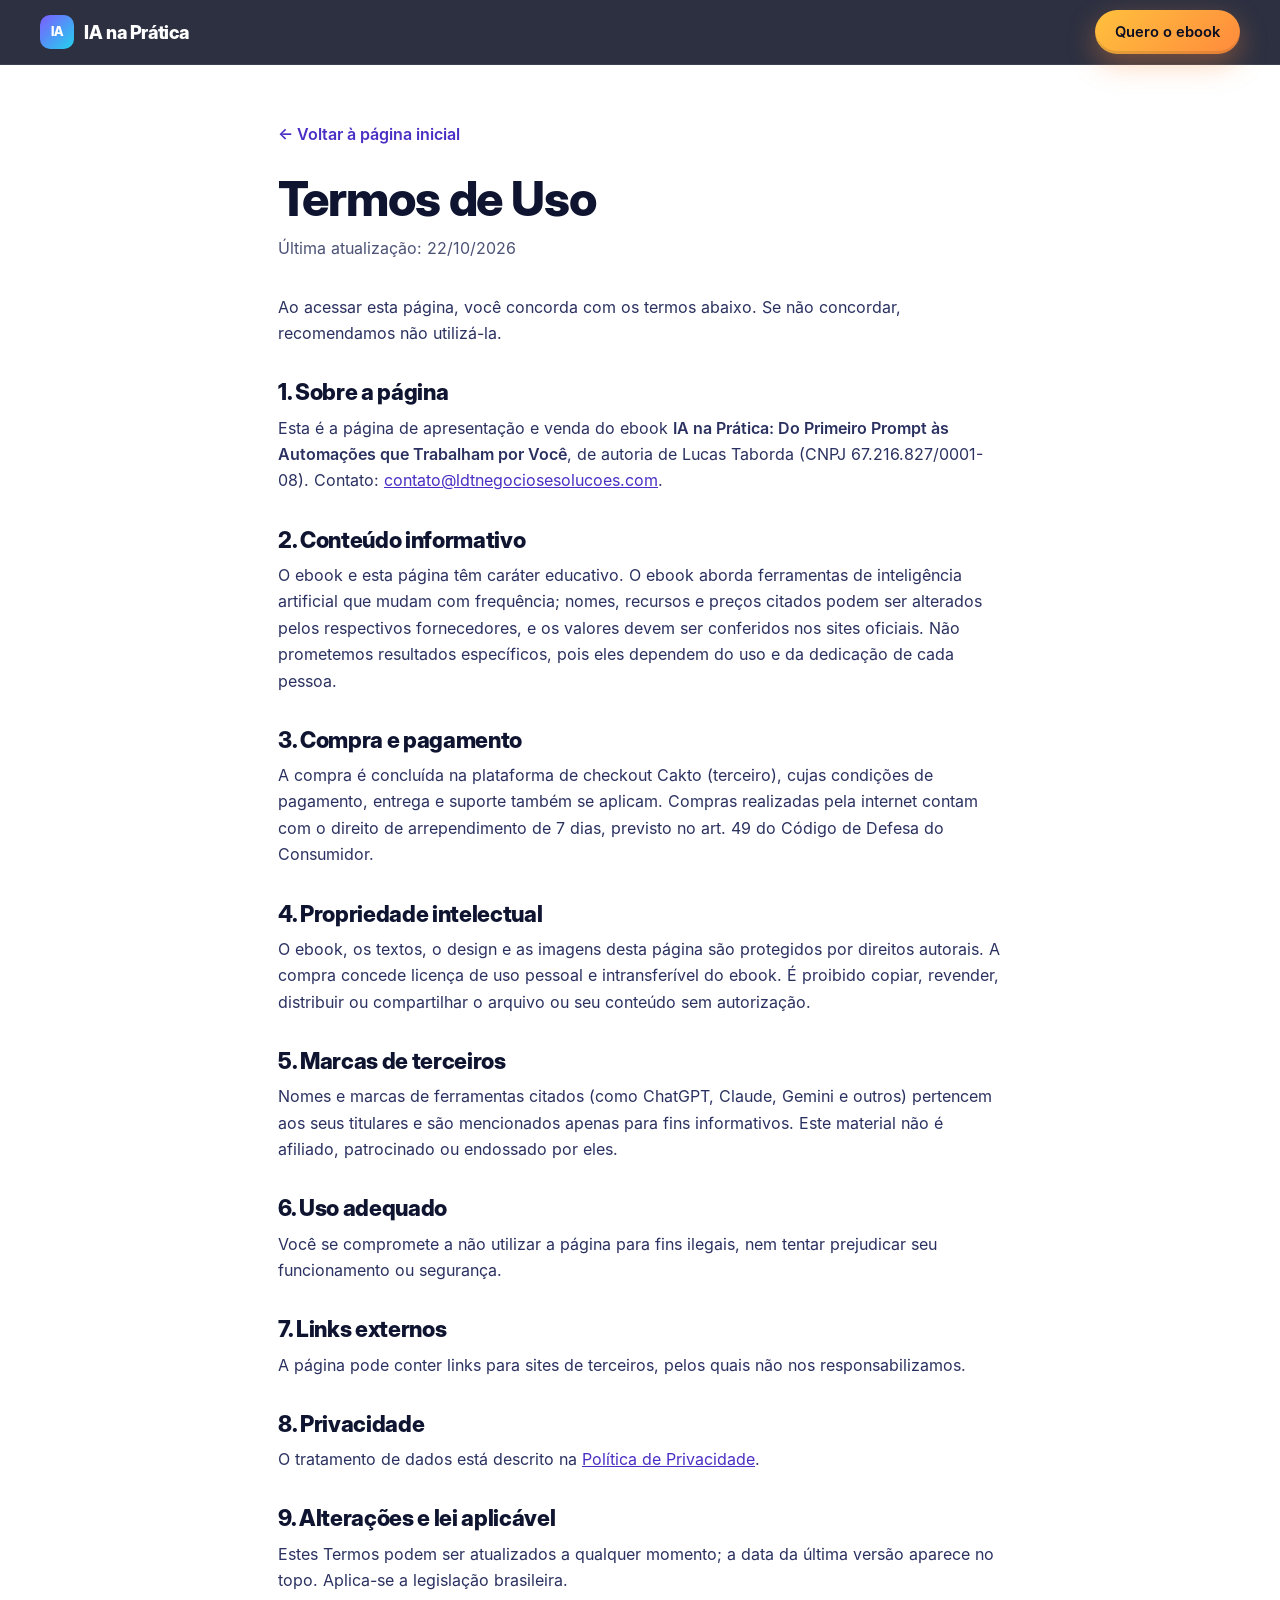
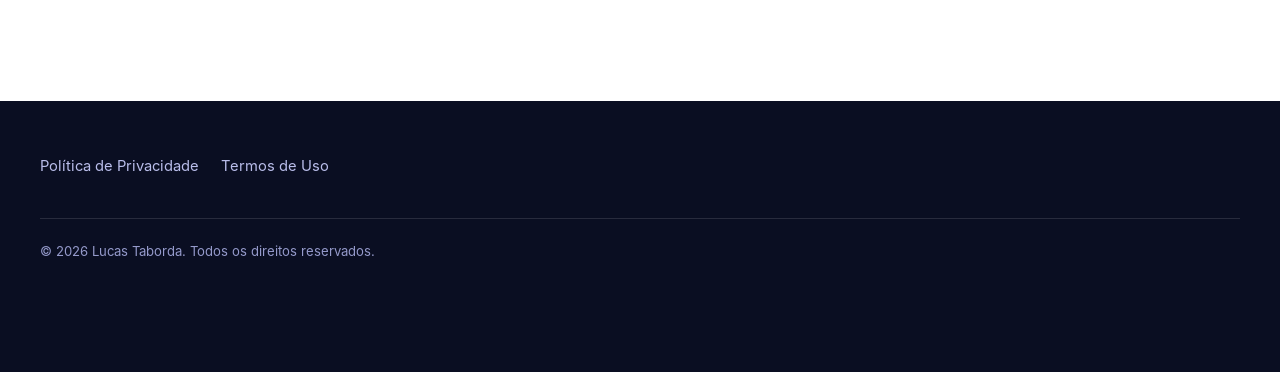
<file: termos-de-uso/index.html>
<!doctype html>
<html lang="pt-BR">
<head>
  <meta charset="utf-8">
  <meta name="viewport" content="width=device-width, initial-scale=1">
  <title>Termos de Uso | IA na Prática</title>
  <meta name="description" content="Termos de uso da página de vendas do ebook IA na Prática, de Lucas Taborda.">
  <meta name="robots" content="index, follow">
  <meta name="theme-color" content="#0a0e22">
  <link rel="canonical" href="https://ia-napratica.ltabordaferrei.workers.dev/termos-de-uso/">
  <link rel="icon" href="../assets/img/favicon.svg" type="image/svg+xml">
  <link rel="preload" href="../assets/fonts/inter-400.woff" as="font" type="font/woff" crossorigin>
  <link rel="stylesheet" href="../assets/css/styles.css">
</head>
<body>
  <header class="header"><div class="container">
    <a class="logo" href="../" aria-label="IA na Prática, voltar à página inicial"><span class="logo-mark" aria-hidden="true">IA</span> IA na Prática</a>
    <a class="btn btn-cta" href="../#oferta">Quero o ebook</a>
  </div></header>
  <main class="doc">
    <a class="back" href="../">&larr; Voltar à página inicial</a>

    <h1>Termos de Uso</h1>
    <p class="meta">Última atualização: 22/10/2026</p>

    <p>Ao acessar esta página, você concorda com os termos abaixo. Se não concordar, recomendamos não utilizá-la.</p>

    <h2>1. Sobre a página</h2>
    <p>Esta é a página de apresentação e venda do ebook <strong>IA na Prática: Do Primeiro Prompt às Automações que Trabalham por Você</strong>, de autoria de Lucas Taborda (CNPJ 67.216.827/0001-08). Contato: <a href="mailto:contato@ldtnegociosesolucoes.com">contato@ldtnegociosesolucoes.com</a>.</p>

    <h2>2. Conteúdo informativo</h2>
    <p>O ebook e esta página têm caráter educativo. O ebook aborda ferramentas de inteligência artificial que mudam com frequência; nomes, recursos e preços citados podem ser alterados pelos respectivos fornecedores, e os valores devem ser conferidos nos sites oficiais. Não prometemos resultados específicos, pois eles dependem do uso e da dedicação de cada pessoa.</p>

    <h2>3. Compra e pagamento</h2>
    <p>A compra é concluída na plataforma de checkout Cakto (terceiro), cujas condições de pagamento, entrega e suporte também se aplicam. Compras realizadas pela internet contam com o direito de arrependimento de 7 dias, previsto no art. 49 do Código de Defesa do Consumidor.</p>

    <h2>4. Propriedade intelectual</h2>
    <p>O ebook, os textos, o design e as imagens desta página são protegidos por direitos autorais. A compra concede licença de uso pessoal e intransferível do ebook. É proibido copiar, revender, distribuir ou compartilhar o arquivo ou seu conteúdo sem autorização.</p>

    <h2>5. Marcas de terceiros</h2>
    <p>Nomes e marcas de ferramentas citados (como ChatGPT, Claude, Gemini e outros) pertencem aos seus titulares e são mencionados apenas para fins informativos. Este material não é afiliado, patrocinado ou endossado por eles.</p>

    <h2>6. Uso adequado</h2>
    <p>Você se compromete a não utilizar a página para fins ilegais, nem tentar prejudicar seu funcionamento ou segurança.</p>

    <h2>7. Links externos</h2>
    <p>A página pode conter links para sites de terceiros, pelos quais não nos responsabilizamos.</p>

    <h2>8. Privacidade</h2>
    <p>O tratamento de dados está descrito na <a href="../politica-de-privacidade/">Política de Privacidade</a>.</p>

    <h2>9. Alterações e lei aplicável</h2>
    <p>Estes Termos podem ser atualizados a qualquer momento; a data da última versão aparece no topo. Aplica-se a legislação brasileira.</p>
  </main>
  <footer class="footer"><div class="container">
    <ul style="display:flex;gap:22px;flex-wrap:wrap">
      <li><a href="../politica-de-privacidade/">Política de Privacidade</a></li>
      <li><a href="../termos-de-uso/">Termos de Uso</a></li>
    </ul>
    <p class="legal">© 2026 Lucas Taborda. Todos os direitos reservados.</p>
  </div></footer>
</body>
</html>
</file>
<file: assets/css/styles.css>
/* ==========================================================================
   IA na Prática — Landing Page · LDT Negócios & Soluções
   Design System (tokens) + componentes + seções. Mobile first.
   ========================================================================== */

/* ---------- Fontes (auto-hospedadas, subset latin) ---------- */
@font-face { font-family: "Inter"; font-weight: 400; font-style: normal; font-display: swap;
  src: url("../fonts/inter-400.woff") format("woff"); }
@font-face { font-family: "Inter"; font-weight: 600; font-style: normal; font-display: swap;
  src: url("../fonts/inter-600.woff") format("woff"); }
@font-face { font-family: "Inter Display"; font-weight: 800; font-style: normal; font-display: swap;
  src: url("../fonts/inter-display-800.woff") format("woff"); }

/* ---------- Tokens ---------- */
:root {
  --ink: #0a0e22;
  --ink-2: #141a3a;
  --violet: #7c5cff;
  --violet-600: #5b3fe0;
  --violet-700: #4a2fc4;
  --cyan: #22d3ee;
  --teal: #0f9d8e;
  --pink: #d6306f;
  --amber: #ffb020;
  --orange: #ff7a3d;
  --lav: #f4f2ff;
  --white: #ffffff;
  --text: #0f1530;
  --muted: #4b5275;
  --line: #e4e1f5;

  --font-display: "Inter Display", "Inter", system-ui, -apple-system, "Segoe UI", Roboto, Arial, sans-serif;
  --font-body: "Inter", system-ui, -apple-system, "Segoe UI", Roboto, Arial, sans-serif;

  --r-sm: 14px; --r-md: 22px; --r-lg: 32px; --r-pill: 999px;
  --sh-1: 0 2px 8px rgba(20, 26, 58, .06);
  --sh-2: 0 12px 32px rgba(40, 30, 120, .12);
  --sh-3: 0 24px 60px rgba(40, 30, 120, .22);
  --ease: cubic-bezier(.2, .7, .2, 1);
  --container: 1200px;
  --gutter: 20px;
  --grad-brand: linear-gradient(100deg, #a78bff 0%, #5eb6ff 55%, #22d3ee 100%);
  --grad-cta: linear-gradient(135deg, #ffc13d 0%, #ff8a3d 100%);
}

/* ---------- Base ---------- */
*, *::before, *::after { box-sizing: border-box; }
html { scroll-behavior: smooth; -webkit-text-size-adjust: 100%; scroll-padding-top: 16px; }
body {
  margin: 0; font-family: var(--font-body); font-size: 1rem; line-height: 1.65;
  color: var(--text); background: var(--white); -webkit-font-smoothing: antialiased;
  overflow-x: hidden;
}
img, svg { display: block; max-width: 100%; }
img { height: auto; }
svg[aria-hidden="true"] { fill: none; stroke: currentColor; stroke-width: 2; stroke-linecap: round; stroke-linejoin: round; }
a { color: inherit; }
h1, h2, h3, h4 { font-family: var(--font-display); font-weight: 800; line-height: 1.08; letter-spacing: -.025em; margin: 0; }
p { margin: 0; }
ul { margin: 0; padding: 0; list-style: none; }
button { font: inherit; cursor: pointer; }
:focus-visible { outline: 3px solid var(--cyan); outline-offset: 3px; border-radius: 6px; }
.dark :focus-visible, .hero :focus-visible { outline-color: var(--amber); }
.sr-only { position: absolute; width: 1px; height: 1px; margin: -1px; padding: 0; overflow: hidden; clip: rect(0 0 0 0); white-space: nowrap; border: 0; }
.skip { position: absolute; left: 12px; top: -60px; z-index: 100; background: var(--amber); color: var(--ink); padding: 10px 16px; border-radius: var(--r-sm); font-weight: 600; text-decoration: none; }
.skip:focus { top: 12px; }

.container { width: 100%; max-width: calc(var(--container) + var(--gutter) * 2); margin-inline: auto; padding-inline: var(--gutter); }
.section { padding-block: 72px; position: relative; }
.grad-text { background: var(--grad-brand); -webkit-background-clip: text; background-clip: text; color: transparent; }

/* ---------- Tipografia utilitária ---------- */
.eyebrow { display: inline-flex; align-items: center; gap: 8px; font-size: .78rem; font-weight: 600; letter-spacing: .14em; text-transform: uppercase; color: var(--violet-600); margin-bottom: 14px; }
.eyebrow::before { content: ""; width: 26px; height: 4px; border-radius: 4px; background: var(--grad-brand); }
.h2 { font-size: clamp(1.9rem, 5.2vw, 3.1rem); }
.lead { font-size: clamp(1.05rem, 2.2vw, 1.2rem); color: var(--muted); max-width: 62ch; }
.section-head { max-width: 760px; margin-bottom: 44px; }
.section-head.center { margin-inline: auto; text-align: center; }
.section-head.center .lead { margin-inline: auto; }
.section-head .lead { margin-top: 16px; }

/* ---------- Botões ---------- */
.btn { display: inline-flex; align-items: center; justify-content: center; gap: 10px; min-height: 54px; padding: 14px 28px; border-radius: var(--r-pill); font-weight: 600; font-size: 1.02rem; text-decoration: none; border: 0; transition: transform .25s var(--ease), box-shadow .25s var(--ease), background .25s var(--ease); text-align: center; }
.btn svg { width: 20px; height: 20px; transition: transform .25s var(--ease); }
.btn:hover svg { transform: translateX(4px); }
.btn-cta { background: var(--grad-cta); color: var(--ink); box-shadow: 0 10px 28px rgba(255, 138, 61, .38), inset 0 -3px 0 rgba(0, 0, 0, .1); }
.btn-cta:hover { transform: translateY(-3px); box-shadow: 0 16px 36px rgba(255, 138, 61, .5), inset 0 -3px 0 rgba(0, 0, 0, .1); }
.btn-cta:active { transform: translateY(0); }
.btn-ghost { background: rgba(255, 255, 255, .08); color: #fff; border: 1.5px solid rgba(255, 255, 255, .35); }
.btn-ghost:hover { background: rgba(255, 255, 255, .16); transform: translateY(-2px); }
.btn-outline { background: #fff; color: var(--violet-700); border: 2px solid var(--violet-600); }
.btn-outline:hover { background: var(--lav); transform: translateY(-2px); }
.btn-lg { min-height: 62px; padding: 16px 36px; font-size: 1.12rem; }
.btn[aria-disabled="true"] { opacity: .85; cursor: not-allowed; filter: grayscale(.2); }

/* ---------- Barra de aviso + header ---------- */
.topbar { background: var(--ink); color: #d9dcff; font-size: .82rem; text-align: center; padding: 9px var(--gutter); letter-spacing: .02em; }
.topbar b { color: var(--amber); font-weight: 600; }
.header { position: sticky; top: 0; z-index: 50; background: rgba(10, 14, 34, .86); backdrop-filter: blur(14px); -webkit-backdrop-filter: blur(14px); border-bottom: 1px solid rgba(255, 255, 255, .08); }
.header .container { display: flex; align-items: center; justify-content: space-between; min-height: 64px; gap: 16px; }
.logo { display: inline-flex; align-items: center; gap: 10px; text-decoration: none; color: #fff; font-family: var(--font-display); font-weight: 800; font-size: 1.15rem; letter-spacing: -.02em; }
.logo-mark { width: 34px; height: 34px; border-radius: 10px; background: linear-gradient(135deg, var(--violet), var(--cyan)); display: grid; place-items: center; font-size: .8rem; color: #fff; }
.header .btn { min-height: 44px; padding: 8px 20px; font-size: .92rem; }

/* ---------- Hero ---------- */
.hero { background: var(--ink); color: #fff; position: relative; overflow: hidden; isolation: isolate; padding-block: 40px 72px; }
.hero::before { content: ""; position: absolute; inset: 0; z-index: -2;
  background:
    radial-gradient(60% 55% at 85% 10%, rgba(124, 92, 255, .55), transparent 70%),
    radial-gradient(50% 50% at 5% 95%, rgba(34, 211, 238, .32), transparent 70%),
    radial-gradient(40% 40% at 60% 100%, rgba(214, 48, 111, .28), transparent 70%); }
.hero::after { content: ""; position: absolute; inset: 0; z-index: -1; opacity: .5;
  background-image: radial-gradient(rgba(255, 255, 255, .22) 1px, transparent 1.4px); background-size: 28px 28px;
  -webkit-mask-image: radial-gradient(70% 70% at 70% 30%, #000, transparent); mask-image: radial-gradient(70% 70% at 70% 30%, #000, transparent); }
.hero-grid { display: grid; gap: 40px; align-items: center; }
.pill { display: inline-flex; align-items: center; gap: 8px; padding: 8px 16px; border-radius: var(--r-pill); font-size: .78rem; font-weight: 600; letter-spacing: .12em; text-transform: uppercase; background: rgba(255, 255, 255, .08); border: 1px solid rgba(255, 255, 255, .22); color: #e4e6ff; }
.pill i { width: 8px; height: 8px; border-radius: 50%; background: var(--cyan); box-shadow: 0 0 12px var(--cyan); }
.hero h1 { font-size: clamp(2.3rem, 8.2vw, 4.4rem); margin-block: 22px 20px; }
.hero h1 .grad-text { display: inline; }
.hero .sub { font-size: clamp(1.05rem, 2.6vw, 1.25rem); color: #cfd3f5; max-width: 54ch; }
.hero-ctas { display: flex; flex-wrap: wrap; gap: 14px; margin-top: 16px; }
.hero-ctas .btn { flex: 1 1 240px; }
.hero-offer { display: flex; flex-wrap: wrap; align-items: baseline; gap: 6px 12px; margin-top: 22px; color: #cfd3f5; font-size: .95rem; }
.hero-offer[hidden], [data-price-wrap][hidden] { display: none; }
.hero-offer s { color: #a9aedb; text-decoration-color: #ff7aa8; text-decoration-thickness: 2px; }
.hero-offer strong { font-family: var(--font-display); font-weight: 800; font-size: 1.5rem; color: #fff; letter-spacing: -.02em; }
.hero-offer .off { background: #e7fbef; color: #0b5a34; font-weight: 600; font-size: .78rem; border-radius: var(--r-pill); padding: 4px 10px; }
.hero-points { display: flex; flex-wrap: wrap; gap: 10px 18px; margin-top: 26px; font-size: .92rem; color: #cfd3f5; }
.hero-points li { display: inline-flex; align-items: center; gap: 8px; }
.hero-points svg { width: 18px; height: 18px; color: var(--cyan); flex: none; }
.hero-note { margin-top: 14px; font-size: .84rem; color: #a9aedb; }

.hero-art { position: relative; max-width: 560px; margin-inline: auto; width: 100%; }
.hero-art img { width: 100%; -webkit-mask-image: radial-gradient(closest-side, #000 72%, transparent 100%); mask-image: radial-gradient(closest-side, #000 72%, transparent 100%); animation: float 7s ease-in-out infinite; }
@keyframes float { 0%, 100% { transform: translateY(0) } 50% { transform: translateY(-10px) } }

/* adesivos estilo Canva */
.sticker { position: absolute; z-index: 2; padding: 9px 16px; border-radius: var(--r-pill); font-weight: 600; font-size: .85rem; color: var(--ink); box-shadow: 0 8px 22px rgba(0, 0, 0, .28); border: 3px solid #fff; white-space: nowrap; }
.sticker.s1 { background: var(--amber); top: 6%; left: 0; transform: rotate(-8deg); }
.sticker.s2 { background: #7be3f5; top: 40%; right: -2%; transform: rotate(6deg); }
.sticker.s3 { background: #ffa6cb; bottom: 8%; left: 2%; transform: rotate(5deg); }

/* ---------- Faixa de números ---------- */
.stats { background: #fff; margin-top: -34px; position: relative; z-index: 3; }
.stats-card { background: #fff; border-radius: var(--r-lg); box-shadow: var(--sh-3); padding: 22px 12px; display: grid; grid-template-columns: repeat(2, 1fr); gap: 18px 8px; border: 1px solid var(--line); }
.stat { text-align: center; padding-inline: 6px; }
.stat b { display: block; font-family: var(--font-display); font-weight: 800; font-size: clamp(1.8rem, 5vw, 2.5rem); letter-spacing: -.03em; background: linear-gradient(100deg, var(--violet-600), #0891b2); -webkit-background-clip: text; background-clip: text; color: transparent; line-height: 1.1; }
.stat span { font-size: .85rem; color: var(--muted); font-weight: 600; }

/* ---------- Marquee ---------- */
.marquee { padding-block: 56px 8px; }
.marquee p { text-align: center; font-size: .8rem; font-weight: 600; letter-spacing: .14em; text-transform: uppercase; color: var(--muted); margin-bottom: 18px; }
.marquee-wrap { overflow: hidden; -webkit-mask-image: linear-gradient(90deg, transparent, #000 8%, #000 92%, transparent); mask-image: linear-gradient(90deg, transparent, #000 8%, #000 92%, transparent); }
.marquee-track { display: flex; flex-wrap: wrap; justify-content: center; gap: 12px; padding-inline: var(--gutter); }
.js .marquee-track { flex-wrap: nowrap; justify-content: flex-start; width: max-content; padding-inline: 0; animation: scroll 46s linear infinite; }
.marquee-track span { padding: 10px 20px; border-radius: var(--r-pill); background: var(--lav); border: 1px solid var(--line); font-weight: 600; font-size: .95rem; color: var(--violet-700); white-space: nowrap; }
.marquee-track span:nth-child(5n+2) { background: #e6fbf8; color: #0b6f65; border-color: #c4efe9; }
.marquee-track span:nth-child(5n+3) { background: #ffeaf3; color: #a3204f; border-color: #fbcfe0; }
.marquee-track span:nth-child(5n+4) { background: #fff3dc; color: #8a5200; border-color: #fbe2b0; }
@keyframes scroll { to { transform: translateX(calc(-50% - 6px)); } }
.marquee:hover .marquee-track { animation-play-state: paused; }

/* ---------- Cards genéricos coloridos ---------- */
[data-c="violet"] { --c: #5b3fe0; --soft: #efeaff; --bd: #d9cffd; }
[data-c="cyan"] { --c: #0b7f98; --soft: #e0f8fd; --bd: #b6ebf6; }
[data-c="teal"] { --c: #0b7a6e; --soft: #e2f8f4; --bd: #b9ece4; }
[data-c="pink"] { --c: #b3225a; --soft: #ffe9f2; --bd: #fbc8dc; }
[data-c="amber"] { --c: #8a5200; --soft: #fff3da; --bd: #fbe0a8; }
.ico { width: 52px; height: 52px; border-radius: 16px; display: grid; place-items: center; background: #fff; color: var(--c); box-shadow: var(--sh-1); flex: none; }
.ico svg { width: 26px; height: 26px; fill: none; stroke: currentColor; stroke-width: 2; stroke-linecap: round; stroke-linejoin: round; }

/* ---------- Problema ---------- */
.problem { background: #fff; }
.cards-3 { display: grid; gap: 18px; }
.p-card { background: var(--soft); border: 1.5px solid var(--bd); border-radius: var(--r-md); padding: 28px; }
.p-card h3 { font-size: 1.3rem; margin-block: 18px 10px; color: var(--text); }
.p-card p { color: var(--muted); }
.bridge { margin-top: 28px; border-radius: var(--r-lg); background: var(--ink); color: #fff; padding: 30px 26px; display: grid; gap: 14px; position: relative; overflow: hidden; }
.bridge::before { content: ""; position: absolute; width: 320px; height: 320px; right: -80px; top: -120px; background: radial-gradient(closest-side, rgba(124, 92, 255, .6), transparent); }
.bridge p { position: relative; font-family: var(--font-display); font-weight: 800; font-size: clamp(1.3rem, 3.6vw, 2rem); line-height: 1.2; letter-spacing: -.02em; max-width: 30ch; }
.bridge small { position: relative; color: #b9bdea; font-size: .95rem; max-width: 56ch; }

/* ---------- Benefícios (bento) ---------- */
.benefits { background: var(--lav); }
.bento { display: grid; gap: 16px; }
.b-card { background: var(--soft); border: 1.5px solid var(--bd); border-radius: var(--r-md); padding: 26px; transition: transform .3s var(--ease), box-shadow .3s var(--ease); display: flex; flex-direction: column; gap: 14px; }
.b-card:hover { transform: translateY(-5px) rotate(-.4deg); box-shadow: var(--sh-2); }
.b-card h3 { font-size: 1.2rem; color: var(--text); }
.b-card h3 em { font-style: normal; color: var(--c); }
.b-card p { color: var(--muted); font-size: .98rem; }

/* ---------- Conteúdo (partes) ---------- */
.parts { display: grid; gap: 18px; }
.part { border-radius: var(--r-lg); border: 1.5px solid var(--bd); background: var(--soft); overflow: hidden; }
.part-head { padding: 24px 24px 18px; display: flex; align-items: center; gap: 14px; }
.part-tag { font-size: .72rem; font-weight: 600; letter-spacing: .14em; text-transform: uppercase; color: #fff; background: var(--c); padding: 6px 12px; border-radius: var(--r-pill); }
.part-head h3 { font-size: 1.5rem; }
.chapters { padding: 0 14px 14px; display: grid; gap: 8px; }
.chapter { background: #fff; border-radius: var(--r-md); padding: 16px 18px; display: grid; grid-template-columns: auto 1fr auto; gap: 4px 14px; align-items: start; }
.chapter .n { font-family: var(--font-display); font-weight: 800; font-size: 1.35rem; color: var(--c); line-height: 1.2; }
.chapter h4 { font-size: 1.02rem; letter-spacing: -.01em; line-height: 1.3; }
.chapter p { grid-column: 2 / 3; color: var(--muted); font-size: .9rem; line-height: 1.5; }
.chapter .pg { font-size: .78rem; font-weight: 600; color: var(--muted); background: var(--lav); border-radius: var(--r-pill); padding: 3px 10px; white-space: nowrap; }
.stack { display: grid; gap: 18px; align-content: start; }
.bonus { border-radius: var(--r-lg); background: var(--grad-cta); padding: 28px 24px; color: var(--ink); display: grid; gap: 16px; }
.bonus h3 { font-size: 1.5rem; }
.bonus ul { display: grid; gap: 10px; }
.bonus li { display: flex; gap: 12px; align-items: flex-start; font-weight: 600; }
.bonus li svg { width: 22px; height: 22px; flex: none; margin-top: 2px; fill: none; stroke: var(--ink); stroke-width: 2.6; stroke-linecap: round; stroke-linejoin: round; }
.bonus li span { font-weight: 400; display: block; font-size: .92rem; }

/* ---------- Por dentro (carrossel) ---------- */
.inside { background: var(--ink); color: #fff; overflow: hidden; }
.inside .eyebrow { color: #b9a8ff; }
.inside .lead { color: #c4c8f0; }
.inside .h2 { color: #fff; }
.rail-wrap { position: relative; }
.rail { display: flex; gap: 20px; overflow-x: auto; scroll-snap-type: x mandatory; padding: 12px var(--gutter) 28px; margin-inline: calc(var(--gutter) * -1); scrollbar-width: thin; scrollbar-color: #5b3fe0 transparent; -webkit-overflow-scrolling: touch; }
.rail:focus-visible { outline-offset: -3px; }
.shot { flex: 0 0 min(76vw, 340px); scroll-snap-align: center; margin: 0; }
.shot img { border-radius: 14px; border: 6px solid #fff; box-shadow: 0 20px 50px rgba(0, 0, 0, .5); background: #fff; width: 100%; }
.shot:nth-child(odd) img { transform: rotate(-1.4deg); }
.shot:nth-child(even) img { transform: rotate(1.4deg); }
.shot figcaption { margin-top: 16px; font-size: .92rem; color: #c4c8f0; padding-inline: 4px; }
.shot figcaption b { color: #fff; display: block; font-weight: 600; }
.rail-ctl { display: none; gap: 10px; margin-top: 6px; justify-content: flex-end; }
.rail-ctl button { width: 52px; height: 52px; border-radius: 50%; border: 1.5px solid rgba(255, 255, 255, .35); background: rgba(255, 255, 255, .08); color: #fff; display: grid; place-items: center; transition: background .2s, transform .2s var(--ease); }
.rail-ctl button:hover { background: var(--violet-600); transform: scale(1.06); }
.rail-ctl svg { width: 22px; height: 22px; fill: none; stroke: currentColor; stroke-width: 2.4; stroke-linecap: round; stroke-linejoin: round; }
.rail-ctl .prev svg { transform: rotate(180deg); }
.js .rail-ctl { display: flex; }

/* ---------- Prompts reais ---------- */
.prompts { background: #fff; }
.prompt-grid { display: grid; gap: 18px; }
.prompt { background: var(--soft); border: 1.5px solid var(--bd); border-radius: var(--r-md); padding: 22px; display: flex; flex-direction: column; gap: 14px; }
.prompt .tag { font-size: .76rem; font-weight: 600; letter-spacing: .12em; text-transform: uppercase; color: var(--c); display: flex; align-items: center; gap: 8px; }
.prompt .tag svg { width: 18px; height: 18px; fill: none; stroke: currentColor; stroke-width: 2.2; stroke-linecap: round; stroke-linejoin: round; }
.prompt h3 { font-size: 1.2rem; }
.prompt blockquote { margin: 0; background: #fff; border-radius: var(--r-sm); padding: 16px 18px; font-size: .95rem; line-height: 1.6; color: #232a55; border: 1px dashed var(--bd); flex: 1; }
.copy { align-self: flex-start; display: inline-flex; align-items: center; gap: 8px; min-height: 44px; padding: 10px 18px; border-radius: var(--r-pill); border: 0; background: var(--c); color: #fff; font-weight: 600; font-size: .92rem; transition: transform .2s var(--ease), filter .2s; }
.copy:hover { transform: translateY(-2px); filter: brightness(1.08); }
.copy svg { width: 18px; height: 18px; fill: none; stroke: currentColor; stroke-width: 2.2; stroke-linecap: round; stroke-linejoin: round; }
.prompts-foot { margin-top: 28px; text-align: center; color: var(--muted); }

/* ---------- Para quem ---------- */
.who { background: var(--lav); }
.tracks { display: grid; gap: 18px; }
.track { background: #fff; border-radius: var(--r-lg); padding: 30px 26px; border: 2px solid var(--bd); position: relative; }
.track .badge { display: inline-block; font-size: .78rem; font-weight: 600; letter-spacing: .1em; text-transform: uppercase; padding: 6px 14px; border-radius: var(--r-pill); background: var(--soft); color: var(--c); border: 1.5px solid var(--bd); }
.track h3 { font-size: 1.6rem; margin-block: 16px 10px; }
.track p { color: var(--muted); }
.profiles { display: grid; gap: 14px; margin-top: 18px; }
.profile { background: var(--soft); border: 1.5px solid var(--bd); border-radius: var(--r-md); padding: 22px; display: flex; gap: 16px; align-items: flex-start; }
.profile h3 { font-size: 1.1rem; margin-bottom: 4px; }
.profile p { color: var(--muted); font-size: .94rem; line-height: 1.55; }

/* ---------- Plano de 30 dias ---------- */
.plan { background: #fff; }
.weeks { display: grid; gap: 16px; }
.week { background: var(--soft); border: 1.5px solid var(--bd); border-radius: var(--r-md); padding: 24px; }
.week .wk { display: inline-flex; align-items: center; gap: 8px; background: var(--c); color: #fff; font-weight: 600; font-size: .85rem; border-radius: var(--r-pill); padding: 6px 14px; }
.week .wk svg { width: 16px; height: 16px; fill: none; stroke: currentColor; stroke-width: 2.2; stroke-linecap: round; stroke-linejoin: round; }
.week h3 { font-size: 1.25rem; margin-block: 14px 12px; }
.week li { display: flex; gap: 10px; font-size: .94rem; color: #2a3160; padding-block: 5px; line-height: 1.45; }
.week li::before { content: ""; width: 18px; height: 18px; flex: none; margin-top: 2px; border-radius: 6px; border: 2px solid var(--c); background: #fff; }
.challenge { margin-top: 20px; border-radius: var(--r-md); background: #e7fbef; border: 1.5px solid #b6efcb; padding: 20px 22px; color: #0b5a34; }
.challenge b { text-transform: uppercase; letter-spacing: .1em; font-size: .78rem; display: block; margin-bottom: 4px; }

/* ---------- Oferta ---------- */
.offer { background: var(--ink); color: #fff; position: relative; overflow: hidden; isolation: isolate; }
.offer::before { content: ""; position: absolute; inset: 0; z-index: -1; background: radial-gradient(50% 60% at 90% 0%, rgba(124, 92, 255, .5), transparent 70%), radial-gradient(45% 50% at 0% 100%, rgba(34, 211, 238, .3), transparent 70%); }
.offer-grid { display: grid; gap: 30px; align-items: center; }
.offer .h2 { color: #fff; }
.offer .lead { color: #c8ccf3; }
.offer-card { background: #fff; color: var(--text); border-radius: var(--r-lg); padding: 30px 26px; box-shadow: var(--sh-3); border: 4px solid var(--amber); position: relative; }
.offer-card .ribbon { position: absolute; top: -18px; left: 22px; background: var(--amber); color: var(--ink); font-weight: 600; font-size: .8rem; letter-spacing: .1em; text-transform: uppercase; padding: 7px 16px; border-radius: var(--r-pill); transform: rotate(-3deg); }
.offer-card h3 { font-size: 1.5rem; margin-bottom: 16px; margin-top: 6px; }
.includes { display: grid; gap: 10px; margin-bottom: 22px; }
.includes li { display: flex; gap: 12px; align-items: flex-start; font-size: .98rem; }
.includes svg { width: 22px; height: 22px; flex: none; color: #0b7a6e; fill: none; stroke: currentColor; stroke-width: 3; stroke-linecap: round; stroke-linejoin: round; margin-top: 2px; }
.price { display: none; margin-bottom: 18px; }
.price.on { display: block; }
.price small { display: block; font-weight: 600; font-size: .85rem; color: var(--muted); margin-bottom: 4px; }
.price .old { display: block; color: var(--muted); font-size: 1rem; }
.price .old s { text-decoration-thickness: 2px; text-decoration-color: var(--pink); }
.price .now { display: flex; align-items: center; flex-wrap: wrap; gap: 12px; }
.price .now > span { font-family: var(--font-display); font-weight: 800; font-size: 3rem; letter-spacing: -.03em; line-height: 1.1; }
.price em { font-style: normal; font-weight: 600; font-size: .85rem; background: #e7fbef; color: #0b5a34; border: 1.5px solid #b6efcb; border-radius: var(--r-pill); padding: 5px 12px; }
.offer-card .btn { width: 100%; }
.peek { margin-top: 12px; text-align: center; font-size: .92rem; }
.peek a { color: var(--violet-700); font-weight: 600; }
.secure { margin-top: 16px; display: flex; gap: 10px; align-items: flex-start; font-size: .86rem; color: var(--muted); line-height: 1.5; }
.secure svg { width: 22px; height: 22px; flex: none; color: var(--violet-600); fill: none; stroke: currentColor; stroke-width: 2; stroke-linecap: round; stroke-linejoin: round; }
.offer-art { display: none; max-width: 420px; margin-inline: auto; }
.offer-art img { -webkit-mask-image: radial-gradient(closest-side, #000 70%, transparent 100%); mask-image: radial-gradient(closest-side, #000 70%, transparent 100%); }

/* ---------- FAQ ---------- */
.faq { background: #fff; }
.faq-list { max-width: 820px; margin-inline: auto; display: grid; gap: 12px; }
.faq details { background: var(--lav); border: 1.5px solid var(--line); border-radius: var(--r-md); transition: background .25s, border-color .25s; }
.faq details[open] { background: #fff; border-color: var(--violet); box-shadow: var(--sh-2); }
.faq summary { list-style: none; cursor: pointer; padding: 20px 22px; font-weight: 600; font-size: 1.05rem; display: flex; align-items: center; justify-content: space-between; gap: 16px; min-height: 64px; }
.faq summary::-webkit-details-marker { display: none; }
.faq summary svg { width: 22px; height: 22px; flex: none; fill: none; stroke: var(--violet-600); stroke-width: 2.6; stroke-linecap: round; stroke-linejoin: round; transition: transform .3s var(--ease); }
.faq details[open] summary svg { transform: rotate(180deg); }
.faq .ans { padding: 0 22px 22px; color: var(--muted); max-width: 66ch; }

/* ---------- CTA final ---------- */
.final { padding-block: 24px 80px; background: #fff; }
.final-card { border-radius: var(--r-lg); background: linear-gradient(135deg, #5b3fe0 0%, #3a2aa8 45%, #0a8aa8 100%); color: #fff; padding: 48px 26px; text-align: center; position: relative; overflow: hidden; }
.final-card::before { content: ""; position: absolute; inset: 0; background-image: radial-gradient(rgba(255, 255, 255, .2) 1px, transparent 1.4px); background-size: 26px 26px; opacity: .5; }
.final-card > * { position: relative; }
.final-card h2 { font-size: clamp(1.9rem, 5.5vw, 3.2rem); max-width: 20ch; margin-inline: auto; }
.final-card p { margin: 16px auto 28px; color: #dfe2ff; max-width: 52ch; font-size: 1.1rem; }

/* ---------- Footer ---------- */
.footer { background: var(--ink); color: #b9bdea; padding-block: 48px 110px; font-size: .92rem; }
.footer .cols { display: grid; gap: 28px; }
.footer a { text-decoration: none; }
.footer a:hover { color: #fff; text-decoration: underline; }
.footer h4 { color: #fff; font-size: 1rem; margin-bottom: 12px; letter-spacing: 0; }
.footer li { padding-block: 5px; }
.footer .legal { margin-top: 34px; padding-top: 22px; border-top: 1px solid rgba(255, 255, 255, .12); font-size: .82rem; line-height: 1.6; color: #959acb; }

/* ---------- Barra fixa mobile + cookies ---------- */
.sticky-cta { position: fixed; inset: auto 0 0 0; z-index: 60; padding: 10px var(--gutter) calc(10px + env(safe-area-inset-bottom)); background: rgba(10, 14, 34, .94); backdrop-filter: blur(12px); -webkit-backdrop-filter: blur(12px); border-top: 1px solid rgba(255, 255, 255, .12); transform: translateY(110%); transition: transform .4s var(--ease); display: flex; align-items: center; gap: 12px; }
.sticky-cta.show { transform: none; }
.sticky-cta .t { color: #fff; font-weight: 600; font-size: .9rem; line-height: 1.25; flex: 1; }
.sticky-cta .t small { display: block; color: #a9aedb; font-weight: 400; }
.sticky-cta .btn { min-height: 48px; padding: 10px 20px; font-size: .95rem; }
.cookie { position: fixed; left: 12px; right: 12px; bottom: 12px; z-index: 70; background: #fff; color: var(--text); border-radius: var(--r-md); box-shadow: var(--sh-3); padding: 18px; border: 1.5px solid var(--line); display: none; gap: 14px; font-size: .9rem; max-width: 560px; }
.cookie.show { display: grid; }
.cookie p { color: var(--muted); }
.cookie .row { display: flex; gap: 10px; flex-wrap: wrap; }
.cookie button { min-height: 44px; padding: 8px 20px; border-radius: var(--r-pill); font-weight: 600; border: 2px solid var(--violet-600); background: var(--violet-600); color: #fff; }
.cookie button.alt { background: #fff; color: var(--violet-700); }

/* ---------- Reveal (só com JS) ---------- */
.reveal-ready .reveal { opacity: 0; transform: translateY(22px); transition: opacity .6s var(--ease), transform .6s var(--ease); transition-delay: var(--d, 0s); }
.reveal-ready .reveal.in { opacity: 1; transform: none; }

/* ---------- Páginas legais ---------- */
.doc { max-width: 780px; margin-inline: auto; padding: 56px var(--gutter) 96px; }
.doc h1 { font-size: clamp(2rem, 6vw, 3rem); margin-bottom: 10px; }
.doc .meta { color: var(--muted); margin-bottom: 32px; }
.doc h2 { font-size: 1.4rem; margin-block: 34px 10px; letter-spacing: -.015em; }
.doc p, .doc li { color: #2a3160; }
.doc p { margin-bottom: 12px; }
.doc ul { list-style: disc; padding-left: 22px; margin-bottom: 12px; }
.doc a { color: var(--violet-700); }
.todo { background: #fff3da; border-radius: 6px; padding: 1px 6px; color: #7a4700; font-weight: 600; }
.back { display: inline-flex; gap: 8px; margin-bottom: 26px; font-weight: 600; color: var(--violet-700); text-decoration: none; }
.back:hover { text-decoration: underline; }
.page-404 { min-height: 70vh; display: grid; place-items: center; text-align: center; padding: 40px var(--gutter); }
.page-404 h1 { font-size: clamp(3rem, 14vw, 7rem); }

/* ---------- Ajustes mobile (CTA mais cedo, menos rolagem) ---------- */
@media (max-width: 639px) {
  .section { padding-block: 56px; }
  .section-head { margin-bottom: 32px; }
  .hero { padding-block: 28px 56px; }
  .hero h1 { font-size: clamp(2.05rem, 8.6vw, 2.6rem); margin-block: 16px 14px; }
  .hero .sub { font-size: 1rem; line-height: 1.55; }
  .hero-ctas { margin-top: 14px; gap: 10px; }
  .cookie { left: 8px; right: 8px; bottom: 8px; padding: 12px 14px; gap: 10px; font-size: .84rem; grid-template-columns: 1fr auto; align-items: center; }
  .cookie button { min-height: 40px; padding: 6px 14px; font-size: .85rem; }
  .cookie .row { flex-wrap: nowrap; }
  .hero-ctas .btn { min-height: 56px; }
  .hero-art { max-width: 360px; }
  .p-card, .b-card { padding: 22px; }
  .lead { font-size: 1.02rem; }
}

/* ---------- Breakpoints ---------- */
@media (min-width: 640px) {
  :root { --gutter: 28px; }
  .stats-card { grid-template-columns: repeat(5, 1fr); padding: 28px 16px; }
  .cards-3, .prompt-grid, .weeks { grid-template-columns: repeat(2, 1fr); }
  .bento { grid-template-columns: repeat(2, 1fr); }
  .parts { grid-template-columns: 1fr; }
  .hero-ctas .btn { flex: 0 0 auto; }
  .tracks { grid-template-columns: repeat(2, 1fr); }
  .profiles { grid-template-columns: repeat(3, 1fr); }
  .footer .cols { grid-template-columns: 2fr 1fr 1fr; }
}
@media (min-width: 900px) {
  .section { padding-block: 104px; }
  .hero { padding-block: 72px 110px; }
  .hero-grid { grid-template-columns: 1.08fr .92fr; gap: 24px; }
  .cards-3 { grid-template-columns: repeat(3, 1fr); }
  .bento { grid-template-columns: repeat(4, 1fr); }
  .b-card.wide { grid-column: span 2; }
  .prompt-grid { grid-template-columns: repeat(3, 1fr); }
  .weeks { grid-template-columns: repeat(4, 1fr); }
  .parts { grid-template-columns: repeat(2, 1fr); }
  .offer-grid { grid-template-columns: 1fr 1fr; gap: 56px; }
  .offer-art { display: block; }
  .final-card { padding: 72px 40px; }
  .shot { flex-basis: 300px; }
  .sticky-cta { display: none; }
}
@media (min-width: 1100px) {
  .parts { grid-template-columns: repeat(2, 1fr); gap: 22px; }
  .shot { flex-basis: 320px; }
}

/* ---------- Movimento reduzido ---------- */
@media (prefers-reduced-motion: reduce) {
  html { scroll-behavior: auto; }
  *, *::before, *::after { animation: none !important; transition-duration: .01ms !important; }
  .reveal-ready .reveal { opacity: 1; transform: none; }
  .marquee-wrap { overflow-x: auto; }
}

/* ---------- Mobile compacto (página mais curta no celular) ---------- */
@media (max-width: 639px) {
  .section { padding-block: 38px; }
  .section-head { margin-bottom: 20px; }
  .section-head .lead { margin-top: 10px; font-size: .96rem; line-height: 1.5; }
  .h2 { font-size: clamp(1.55rem, 6.6vw, 1.9rem); }

  /* Carrosséis horizontais com snap (problema, prompts, semanas) */
  .cards-3, .prompt-grid, .weeks {
    display: flex; gap: 12px; overflow-x: auto; scroll-snap-type: x mandatory;
    margin-inline: calc(var(--gutter) * -1); padding: 4px var(--gutter) 14px;
    scrollbar-width: none; -webkit-overflow-scrolling: touch;
  }
  .cards-3::-webkit-scrollbar, .prompt-grid::-webkit-scrollbar, .weeks::-webkit-scrollbar { display: none; }
  .cards-3 > *, .prompt-grid > *, .weeks > * { flex: 0 0 82%; scroll-snap-align: center; }
  .p-card { padding: 18px; }
  .prompt { padding: 18px; }
  .prompt blockquote { font-size: .88rem; line-height: 1.5; padding: 12px 14px; }
  .week { padding: 18px; }
  .week li { font-size: .9rem; padding-block: 3px; }

  /* Benefícios em 2 colunas */
  .bento { grid-template-columns: 1fr 1fr; gap: 10px; }
  .bento > * { grid-column: auto !important; grid-row: auto !important; }
  .b-card { padding: 14px; gap: 6px; }
  .b-card h3 { font-size: 1rem; }
  .b-card p { font-size: .82rem; line-height: 1.4; }
  .b-card .ico { width: 36px; height: 36px; }

  /* Capítulos compactos */
  .parts { gap: 12px; }
  .part-head { padding: 14px 16px 10px; }
  .part-head h3 { font-size: 1.2rem; }
  .chapters { padding: 0 10px 10px; gap: 6px; }
  .chapter { padding: 10px 12px; }
  .chapter p { display: none; }
  .chapter h4 { font-size: .95rem; }
  .bonus { padding: 20px 18px; }

  .track { padding: 20px 18px; }
  .track h3 { font-size: 1.3rem; margin-block: 10px 6px; }
  .profile { padding: 14px; }

  .faq summary { padding: 14px 16px; font-size: .98rem; }
  .faq .ans { padding: 0 16px 16px; }
  .final-card { padding: 32px 20px; }
  .final { padding-block: 12px 40px; }
  .footer { padding-block: 32px 100px; }
}

/* ---------- Versão enxuta: capítulos só com título ---------- */
.chapter p { display: none; }
.chapter { align-items: center; }

/* ---------- Primeira dobra: preço em destaque ---------- */
.hero-offer { align-items: center; gap: 4px 14px; margin-top: 20px; font-size: 1rem; }
.hero-offer strong { font-size: clamp(2.4rem, 7vw, 3.2rem); line-height: 1; color: #ffd36b; }
.hero-offer .off { font-size: .85rem; padding: 6px 12px; }
.hero-ctas .btn-ghost { flex: 0 1 auto; min-height: 48px; padding-inline: 20px; font-size: .95rem; opacity: .9; }
.hero-ctas .btn-cta { flex: 1 1 280px; }
.final-card p strong { color: #fff; font-size: 1.4em; }
</file>
